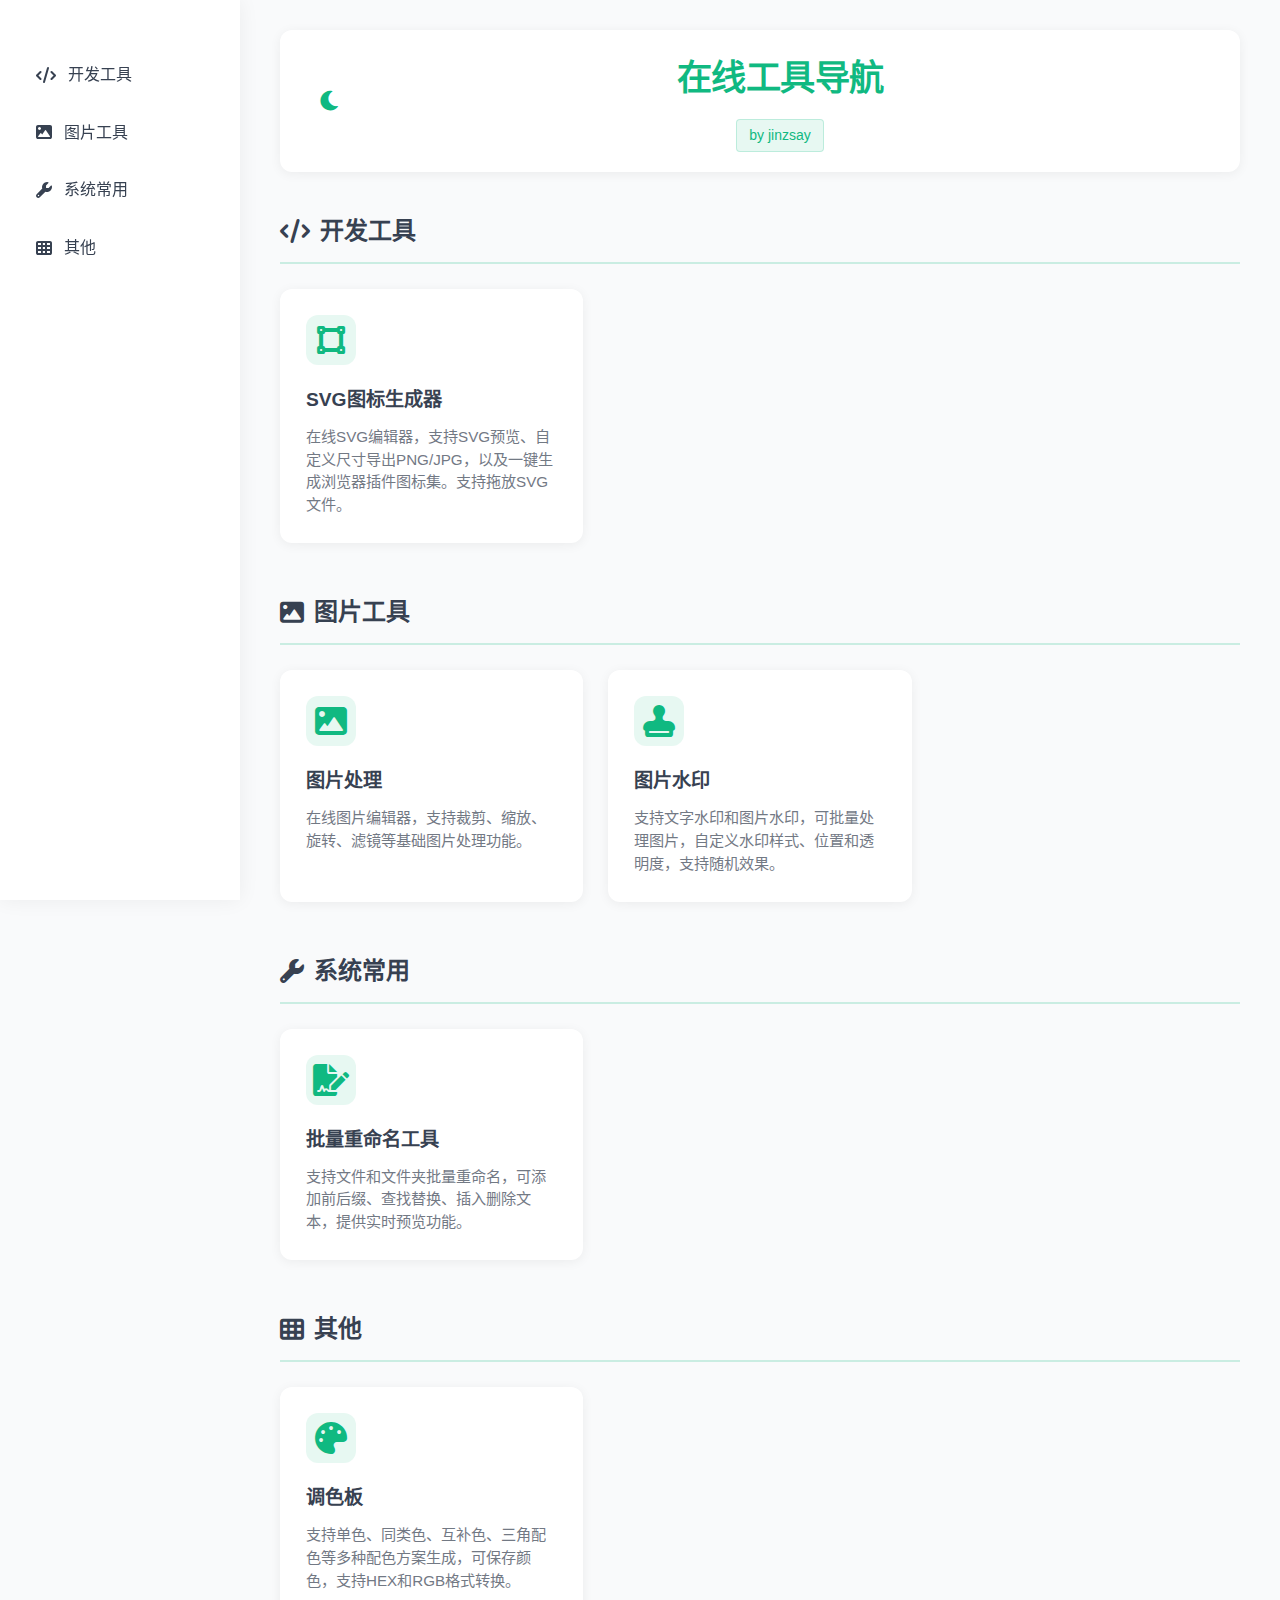
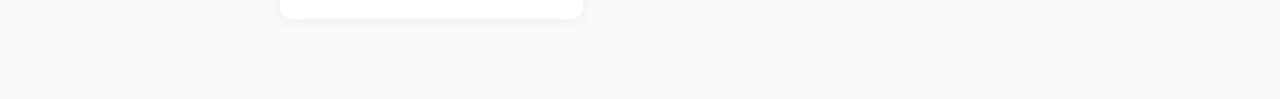
<file: index.html>
<!DOCTYPE html>
<html lang="zh-CN">
<head>
    <meta charset="UTF-8">
    <meta name="viewport" content="width=device-width, initial-scale=1.0">
    <title>在线工具导航</title>
    <link rel="stylesheet" href="styles.css">
    <link rel="stylesheet" href="https://cdnjs.cloudflare.com/ajax/libs/font-awesome/6.0.0/css/all.min.css">
</head>
<body>
    <div class="container">
        <aside class="sidebar">
            <nav>
                <ul>
                    <li>
                        <a href="#dev-tools">
                            <i class="fas fa-code"></i>
                            开发工具
                        </a>
                    </li>
                    <li>
                        <a href="#image-tools">
                            <i class="fas fa-image"></i>
                            图片工具
                        </a>
                    </li>
                    <li>
                        <a href="#system-tools">
                            <i class="fas fa-wrench"></i>
                            系统常用
                        </a>
                    </li>
                    <li>
                        <a href="#other-tools">
                            <i class="fas fa-th"></i>
                            其他
                        </a>
                    </li>
                </ul>
            </nav>
        </aside>

        <div class="main-content">
            <header>
                <div class="theme-toggle">
                    <i class="fas fa-moon"></i>
                </div>
                <div class="header-content">
                    <h1>在线工具导航</h1>
                    <div class="header-author">
                        <a href="https://github.com/jinzsay" target="_blank" class="author-link">by jinzsay</a>
                    </div>
                </div>
            </header>

            <main>
                <section class="tools-section" id="dev-tools">
                    <h2>
                        <i class="fas fa-code"></i>
                        开发工具
                    </h2>
                    <div class="tools-grid">
                        <div class="tool-card" onclick="window.location.href='tools/svg-generator.html'">
                            <i class="fas fa-vector-square"></i>
                            <h3>SVG图标生成器</h3>
                            <p>在线SVG编辑器，支持SVG预览、自定义尺寸导出PNG/JPG，以及一键生成浏览器插件图标集。支持拖放SVG文件。</p>
                        </div>
                    </div>
                </section>

                <section class="tools-section" id="image-tools">
                    <h2>
                        <i class="fas fa-image"></i>
                        图片工具
                    </h2>
                    <div class="tools-grid">
                        <div class="tool-card" onclick="window.location.href='tools/image-editor.html'">
                            <i class="fas fa-image"></i>
                            <h3>图片处理</h3>
                            <p>在线图片编辑器，支持裁剪、缩放、旋转、滤镜等基础图片处理功能。</p>
                        </div>
                        <div class="tool-card" onclick="window.location.href='tools/watermark.html'">
                            <i class="fas fa-stamp"></i>
                            <h3>图片水印</h3>
                            <p>支持文字水印和图片水印，可批量处理图片，自定义水印样式、位置和透明度，支持随机效果。</p>
                        </div>
                    </div>
                </section>

                <section class="tools-section" id="system-tools">
                    <h2>
                        <i class="fas fa-wrench"></i>
                        系统常用
                    </h2>
                    <div class="tools-grid">
                        <div class="tool-card" onclick="window.location.href='downloads/download.html'">
                            <i class="fas fa-file-signature"></i>
                            <h3>批量重命名工具</h3>
                            <p>支持文件和文件夹批量重命名，可添加前后缀、查找替换、插入删除文本，提供实时预览功能。</p>
                        </div>
                    </div>
                </section>

                <section class="tools-section" id="other-tools">
                    <h2>
                        <i class="fas fa-th"></i>
                        其他
                    </h2>
                    <div class="tools-grid">
                        <div class="tool-card" onclick="window.location.href='tools/color-picker.html'">
                            <i class="fas fa-palette"></i>
                            <h3>调色板</h3>
                            <p>支持单色、同类色、互补色、三角配色等多种配色方案生成，可保存颜色，支持HEX和RGB格式转换。</p>
                        </div>
                    </div>
                </section>
            </main>
        </div>
    </div>
    <script src="script.js"></script>
</body>
</html>
</file>
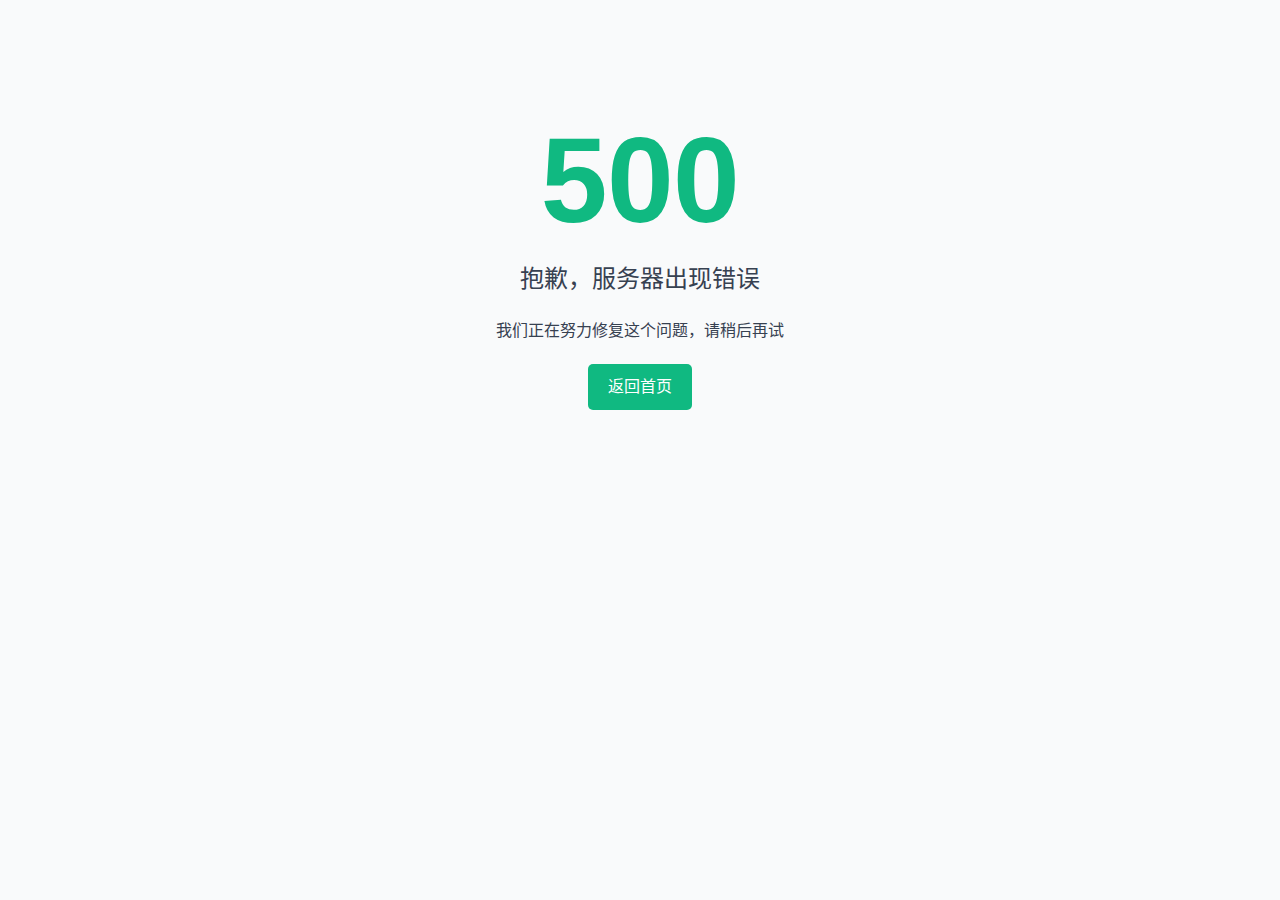
<file: 50x.html>
<!DOCTYPE html>
<html lang="zh-CN">
<head>
    <meta charset="UTF-8">
    <meta name="viewport" content="width=device-width, initial-scale=1.0">
    <title>服务器错误 - 在线工具导航</title>
    <link rel="stylesheet" href="styles.css">
    <style>
        .error-container {
            max-width: 600px;
            margin: 100px auto;
            text-align: center;
            padding: 20px;
        }

        .error-code {
            font-size: 120px;
            color: var(--primary-color);
            margin: 0;
            line-height: 1;
        }

        .error-message {
            font-size: 24px;
            color: var(--text-color);
            margin: 20px 0;
        }

        .back-home {
            display: inline-block;
            padding: 10px 20px;
            background-color: var(--primary-color);
            color: white;
            text-decoration: none;
            border-radius: 5px;
            margin-top: 20px;
            transition: opacity 0.3s;
        }

        .back-home:hover {
            opacity: 0.9;
        }
    </style>
</head>
<body>
    <div class="container">
        <div class="error-container">
            <h1 class="error-code">500</h1>
            <p class="error-message">抱歉，服务器出现错误</p>
            <p>我们正在努力修复这个问题，请稍后再试</p>
            <a href="/" class="back-home">返回首页</a>
        </div>
    </div>
</body>
</html>
</file>
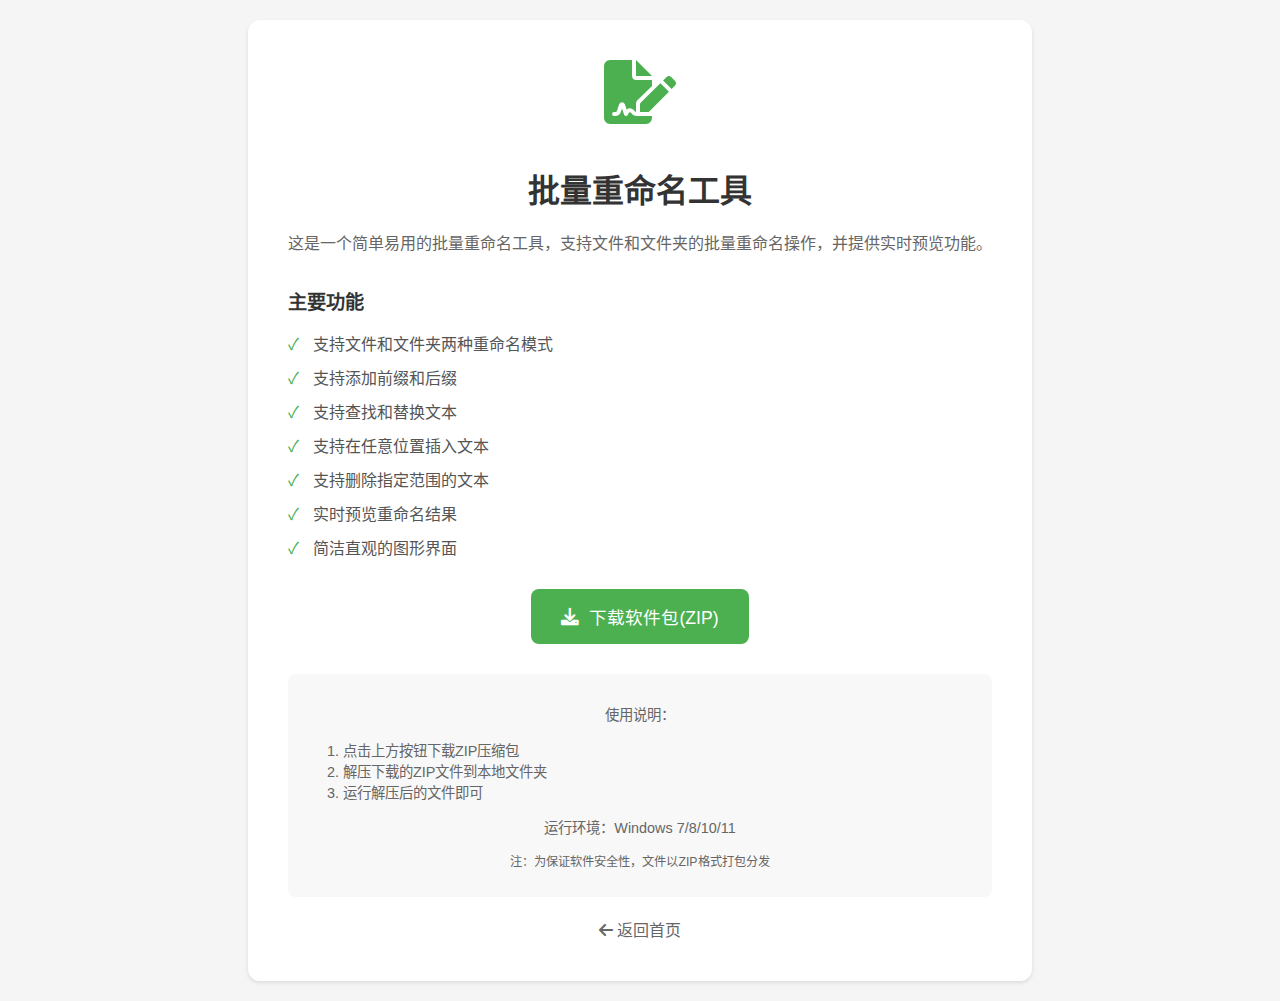
<file: downloads/download.html>
<!DOCTYPE html>
<html lang="zh-CN">
<head>
    <meta charset="UTF-8">
    <meta name="viewport" content="width=device-width, initial-scale=1.0">
    <title>批量重命名工具 - 下载</title>
    <link rel="stylesheet" href="https://cdnjs.cloudflare.com/ajax/libs/font-awesome/6.0.0/css/all.min.css">
    <style>
        body {
            font-family: 'Arial', sans-serif;
            margin: 0;
            padding: 20px;
            background-color: #f5f5f5;
            display: flex;
            justify-content: center;
            align-items: center;
            min-height: 100vh;
        }

        .container {
            max-width: 800px;
            background: white;
            padding: 40px;
            border-radius: 12px;
            box-shadow: 0 2px 4px rgba(0,0,0,0.1);
            text-align: center;
        }

        .icon {
            font-size: 4rem;
            color: #4CAF50;
            margin-bottom: 20px;
        }

        h1 {
            color: #333;
            margin-bottom: 20px;
        }

        .description {
            color: #666;
            margin-bottom: 30px;
            line-height: 1.6;
        }

        .download-btn {
            display: inline-flex;
            align-items: center;
            gap: 10px;
            background: #4CAF50;
            color: white;
            text-decoration: none;
            padding: 15px 30px;
            border-radius: 8px;
            font-size: 1.1rem;
            transition: all 0.3s ease;
        }

        .download-btn:hover {
            background: #45a049;
            transform: translateY(-2px);
        }

        .back-link {
            display: inline-block;
            margin-top: 20px;
            color: #666;
            text-decoration: none;
        }

        .back-link:hover {
            color: #4CAF50;
        }

        .features {
            margin: 30px 0;
            text-align: left;
        }

        .features h2 {
            color: #333;
            margin-bottom: 15px;
            font-size: 1.2rem;
        }

        .features ul {
            list-style: none;
            padding: 0;
        }

        .features li {
            margin-bottom: 10px;
            padding-left: 25px;
            position: relative;
            color: #555;
        }

        .features li::before {
            content: '✓';
            position: absolute;
            left: 0;
            color: #4CAF50;
        }

        .note {
            margin-top: 30px;
            padding: 15px;
            background: #f8f8f8;
            border-radius: 8px;
            font-size: 0.9rem;
            color: #666;
        }
    </style>
</head>
<body>
    <div class="container">
        <i class="fas fa-file-signature icon"></i>
        <h1>批量重命名工具</h1>
        <p class="description">
            这是一个简单易用的批量重命名工具，支持文件和文件夹的批量重命名操作，并提供实时预览功能。
        </p>

        <div class="features">
            <h2>主要功能</h2>
            <ul>
                <li>支持文件和文件夹两种重命名模式</li>
                <li>支持添加前缀和后缀</li>
                <li>支持查找和替换文本</li>
                <li>支持在任意位置插入文本</li>
                <li>支持删除指定范围的文本</li>
                <li>实时预览重命名结果</li>
                <li>简洁直观的图形界面</li>
            </ul>
        </div>

        <a href="batch-rename-tool.zip" class="download-btn" download>
            <i class="fas fa-download"></i>
            下载软件包(ZIP)
        </a>

        <div class="note">
            <p>使用说明：</p>
            <ol style="text-align: left; margin: 10px 0;">
                <li>点击上方按钮下载ZIP压缩包</li>
                <li>解压下载的ZIP文件到本地文件夹</li>
                <li>运行解压后的文件即可</li>
            </ol>
            <p>运行环境：Windows 7/8/10/11</p>
            <p style="color: #666; font-size: 0.85em;">注：为保证软件安全性，文件以ZIP格式打包分发</p>
        </div>

        <a href="../index.html" class="back-link">
            <i class="fas fa-arrow-left"></i> 返回首页
        </a>
    </div>
</body>
</html>
</file>
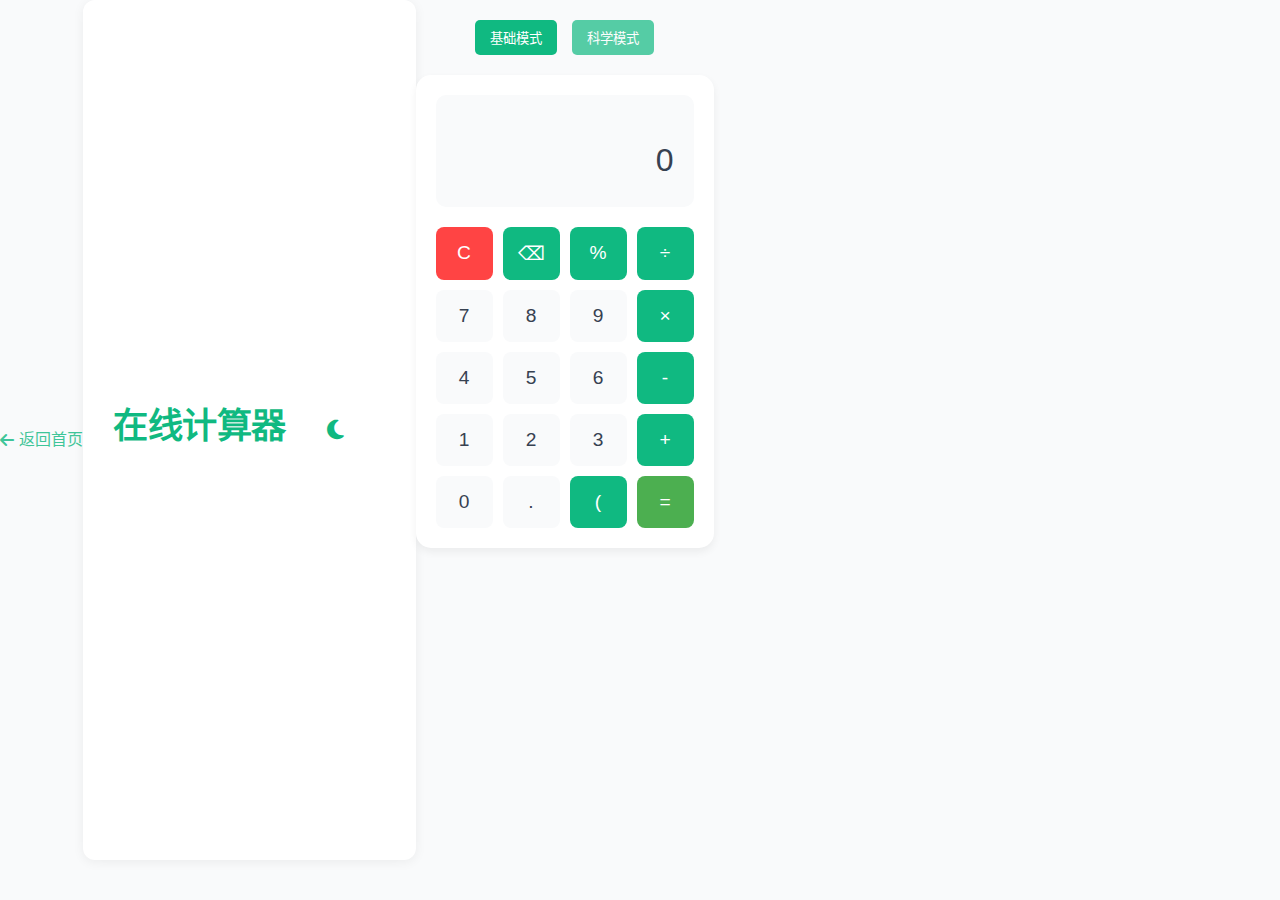
<file: tools/calculator.html>
<!DOCTYPE html>
<html lang="zh-CN">
<head>
    <meta charset="UTF-8">
    <meta name="viewport" content="width=device-width, initial-scale=1.0">
    <title>在线计算器 - 在线工具导航</title>
    <link rel="stylesheet" href="../styles.css">
    <link rel="stylesheet" href="https://cdn.bytedance.com/font-awesome/6.0.0/css/all.min.css">
    <style>
        .calculator {
            max-width: 400px;
            margin: 20px auto;
            background-color: var(--card-background);
            border-radius: 15px;
            box-shadow: 0 4px 8px var(--shadow-color);
            padding: 20px;
        }

        .display {
            background-color: var(--background-color);
            padding: 20px;
            border-radius: 10px;
            margin-bottom: 20px;
            text-align: right;
            position: relative;
        }

        .history {
            font-size: 0.8em;
            color: var(--text-color);
            opacity: 0.7;
            min-height: 1.2em;
            margin-bottom: 5px;
        }

        .current {
            font-size: 2em;
            color: var(--text-color);
            word-wrap: break-word;
        }

        .buttons {
            display: grid;
            grid-template-columns: repeat(4, 1fr);
            gap: 10px;
        }

        .btn {
            padding: 15px;
            border: none;
            border-radius: 8px;
            font-size: 1.2em;
            cursor: pointer;
            background-color: var(--background-color);
            color: var(--text-color);
            transition: all 0.3s ease;
        }

        .btn:hover {
            opacity: 0.8;
            transform: translateY(-2px);
        }

        .btn.operator {
            background-color: var(--primary-color);
            color: white;
        }

        .btn.clear {
            background-color: #ff4444;
            color: white;
        }

        .btn.equals {
            background-color: #4CAF50;
            color: white;
        }

        .btn.function {
            background-color: #9c27b0;
            color: white;
        }

        .mode-switch {
            margin: 20px 0;
            text-align: center;
        }

        .mode-switch button {
            padding: 8px 15px;
            margin: 0 5px;
            border: none;
            border-radius: 5px;
            background-color: var(--primary-color);
            color: white;
            cursor: pointer;
            opacity: 0.7;
            transition: opacity 0.3s;
        }

        .mode-switch button.active {
            opacity: 1;
        }

        .scientific-buttons {
            display: none;
            grid-template-columns: repeat(4, 1fr);
            gap: 10px;
            margin-bottom: 10px;
        }

        .scientific .scientific-buttons {
            display: grid;
        }

        .back-link {
            display: inline-flex;
            align-items: center;
            gap: 5px;
            color: var(--primary-color);
            text-decoration: none;
            margin-bottom: 20px;
        }

        .back-link:hover {
            opacity: 0.8;
        }

        @media (max-width: 768px) {
            .calculator {
                margin: 10px;
            }
            
            .btn {
                padding: 12px;
                font-size: 1.1em;
            }
        }
    </style>
</head>
<body>
    <div class="container">
        <a href="../index.html" class="back-link">
            <i class="fas fa-arrow-left"></i>
            返回首页
        </a>
        <header>
            <h1>在线计算器</h1>
            <div class="theme-toggle">
                <i class="fas fa-moon"></i>
            </div>
        </header>

        <main>
            <div class="mode-switch">
                <button id="basicMode" class="active">基础模式</button>
                <button id="scientificMode">科学模式</button>
            </div>
            
            <div class="calculator">
                <div class="display">
                    <div class="history" id="history"></div>
                    <div class="current" id="current">0</div>
                </div>
                
                <div class="scientific-buttons">
                    <button class="btn function" data-function="sin">sin</button>
                    <button class="btn function" data-function="cos">cos</button>
                    <button class="btn function" data-function="tan">tan</button>
                    <button class="btn function" data-function="sqrt">√</button>
                    <button class="btn function" data-function="pow2">x²</button>
                    <button class="btn function" data-function="pow3">x³</button>
                    <button class="btn function" data-function="log">log</button>
                    <button class="btn function" data-function="ln">ln</button>
                </div>
                
                <div class="buttons">
                    <button class="btn clear" data-action="clear">C</button>
                    <button class="btn operator" data-action="backspace">⌫</button>
                    <button class="btn operator" data-operator="%">%</button>
                    <button class="btn operator" data-operator="/">÷</button>
                    
                    <button class="btn" data-number="7">7</button>
                    <button class="btn" data-number="8">8</button>
                    <button class="btn" data-number="9">9</button>
                    <button class="btn operator" data-operator="*">×</button>
                    
                    <button class="btn" data-number="4">4</button>
                    <button class="btn" data-number="5">5</button>
                    <button class="btn" data-number="6">6</button>
                    <button class="btn operator" data-operator="-">-</button>
                    
                    <button class="btn" data-number="1">1</button>
                    <button class="btn" data-number="2">2</button>
                    <button class="btn" data-number="3">3</button>
                    <button class="btn operator" data-operator="+">+</button>
                    
                    <button class="btn" data-number="0">0</button>
                    <button class="btn" data-number=".">.</button>
                    <button class="btn operator" data-operator="(">(</button>
                    <button class="btn equals" data-action="calculate">=</button>
                </div>
            </div>
        </main>
    </div>
    <script src="../script.js"></script>
    <script>
        document.addEventListener('DOMContentLoaded', () => {
            const calculator = {
                displayHistory: document.getElementById('history'),
                displayCurrent: document.getElementById('current'),
                currentValue: '0',
                previousValue: '',
                operator: null,
                waitingForSecondOperand: false,
                
                updateDisplay() {
                    this.displayCurrent.textContent = this.currentValue;
                    this.displayHistory.textContent = this.previousValue;
                },
                
                inputDigit(digit) {
                    if (this.waitingForSecondOperand) {
                        this.currentValue = digit;
                        this.waitingForSecondOperand = false;
                    } else {
                        this.currentValue = this.currentValue === '0' ? digit : this.currentValue + digit;
                    }
                    this.updateDisplay();
                },
                
                inputDecimal() {
                    if (this.waitingForSecondOperand) {
                        this.currentValue = '0.';
                        this.waitingForSecondOperand = false;
                        return;
                    }
                    
                    if (!this.currentValue.includes('.')) {
                        this.currentValue += '.';
                    }
                },
                
                clear() {
                    this.currentValue = '0';
                    this.previousValue = '';
                    this.operator = null;
                    this.waitingForSecondOperand = false;
                    this.updateDisplay();
                },
                
                backspace() {
                    this.currentValue = this.currentValue.toString().slice(0, -1);
                    if (this.currentValue === '') {
                        this.currentValue = '0';
                    }
                    this.updateDisplay();
                },
                
                handleOperator(nextOperator) {
                    const inputValue = parseFloat(this.currentValue);
                    
                    if (this.operator && this.waitingForSecondOperand) {
                        this.operator = nextOperator;
                        return;
                    }
                    
                    if (this.previousValue === '') {
                        this.previousValue = this.currentValue;
                    } else {
                        const result = this.calculate();
                        this.previousValue = result;
                        this.displayCurrent.textContent = result;
                    }
                    
                    this.waitingForSecondOperand = true;
                    this.operator = nextOperator;
                    this.updateDisplay();
                },
                
                calculate() {
                    const prev = parseFloat(this.previousValue);
                    const current = parseFloat(this.currentValue);
                    let result = 0;
                    
                    switch (this.operator) {
                        case '+':
                            result = prev + current;
                            break;
                        case '-':
                            result = prev - current;
                            break;
                        case '*':
                            result = prev * current;
                            break;
                        case '/':
                            result = prev / current;
                            break;
                        case '%':
                            result = prev % current;
                            break;
                        default:
                            return current;
                    }
                    
                    this.currentValue = result.toString();
                    this.previousValue = '';
                    this.operator = null;
                    this.waitingForSecondOperand = false;
                    this.updateDisplay();
                    return result.toString();
                },
                
                handleFunction(func) {
                    const num = parseFloat(this.currentValue);
                    let result;
                    
                    switch (func) {
                        case 'sin':
                            result = Math.sin(num * Math.PI / 180);
                            break;
                        case 'cos':
                            result = Math.cos(num * Math.PI / 180);
                            break;
                        case 'tan':
                            result = Math.tan(num * Math.PI / 180);
                            break;
                        case 'sqrt':
                            result = Math.sqrt(num);
                            break;
                        case 'pow2':
                            result = Math.pow(num, 2);
                            break;
                        case 'pow3':
                            result = Math.pow(num, 3);
                            break;
                        case 'log':
                            result = Math.log10(num);
                            break;
                        case 'ln':
                            result = Math.log(num);
                            break;
                    }
                    
                    this.currentValue = result.toString();
                    this.updateDisplay();
                }
            };

            // 数字按钮事件
            document.querySelectorAll('[data-number]').forEach(button => {
                button.addEventListener('click', () => {
                    if (button.dataset.number === '.') {
                        calculator.inputDecimal();
                    } else {
                        calculator.inputDigit(button.dataset.number);
                    }
                });
            });

            // 运算符按钮事件
            document.querySelectorAll('[data-operator]').forEach(button => {
                button.addEventListener('click', () => {
                    calculator.handleOperator(button.dataset.operator);
                });
            });

            // 功能按钮事件
            document.querySelectorAll('[data-action]').forEach(button => {
                button.addEventListener('click', () => {
                    switch (button.dataset.action) {
                        case 'clear':
                            calculator.clear();
                            break;
                        case 'backspace':
                            calculator.backspace();
                            break;
                        case 'calculate':
                            calculator.calculate();
                            break;
                    }
                });
            });

            // 科学计算功能按钮事件
            document.querySelectorAll('[data-function]').forEach(button => {
                button.addEventListener('click', () => {
                    calculator.handleFunction(button.dataset.function);
                });
            });

            // 模式切换
            const calculatorElement = document.querySelector('.calculator');
            const basicMode = document.getElementById('basicMode');
            const scientificMode = document.getElementById('scientificMode');

            basicMode.addEventListener('click', () => {
                calculatorElement.classList.remove('scientific');
                basicMode.classList.add('active');
                scientificMode.classList.remove('active');
            });

            scientificMode.addEventListener('click', () => {
                calculatorElement.classList.add('scientific');
                scientificMode.classList.add('active');
                basicMode.classList.remove('active');
            });

            // 键盘支持
            document.addEventListener('keydown', (event) => {
                const key = event.key;
                
                if (/[0-9]/.test(key)) {
                    calculator.inputDigit(key);
                } else if (key === '.') {
                    calculator.inputDecimal();
                } else if (['+', '-', '*', '/', '%'].includes(key)) {
                    calculator.handleOperator(key);
                } else if (key === 'Enter' || key === '=') {
                    calculator.calculate();
                } else if (key === 'Backspace') {
                    calculator.backspace();
                } else if (key === 'Escape') {
                    calculator.clear();
                }
            });
        });
    </script>
</body>
</html>
</file>
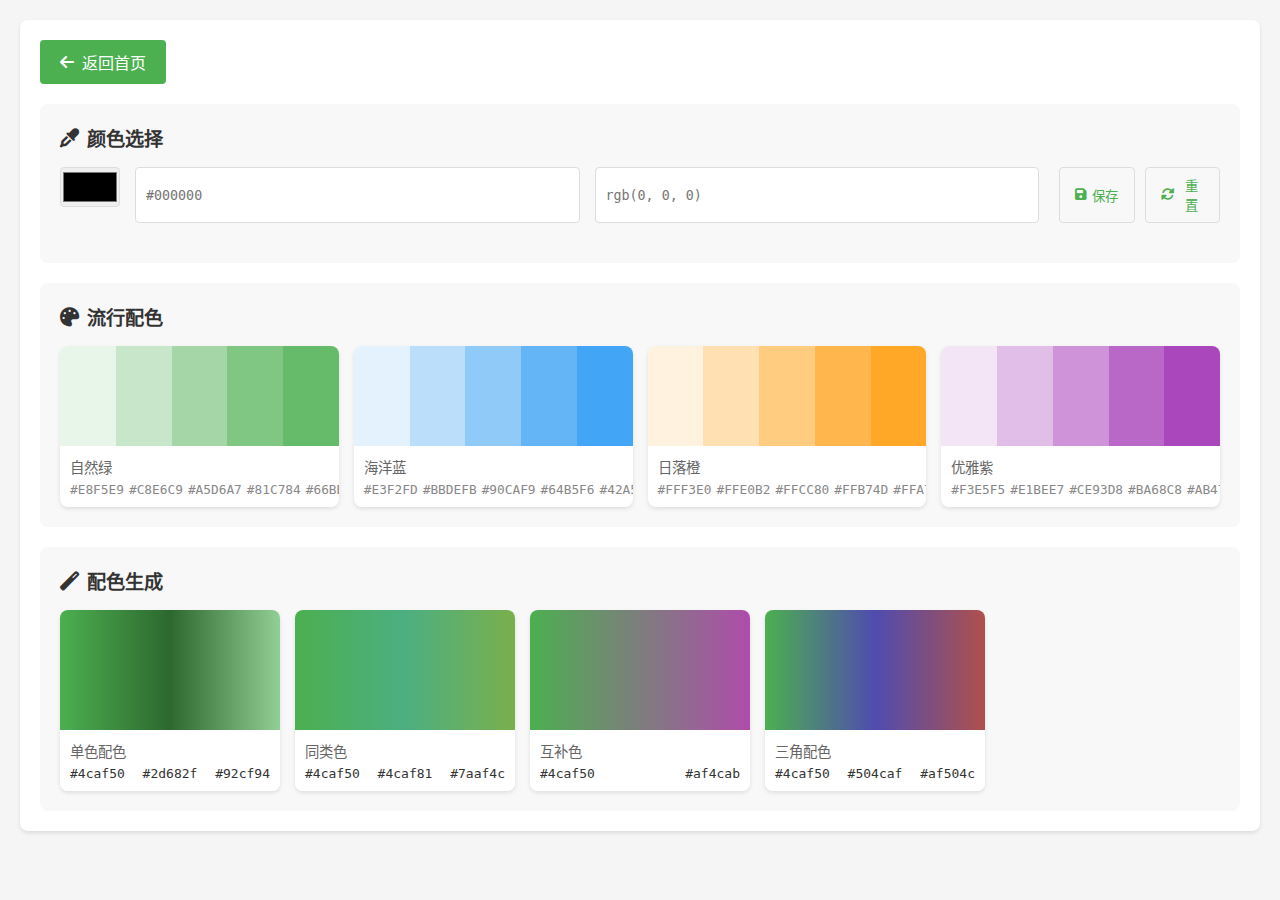
<file: tools/color-picker.html>
<!DOCTYPE html>
<html lang="zh-CN">
<head>
    <meta charset="UTF-8">
    <meta name="viewport" content="width=device-width, initial-scale=1.0">
    <title>调色板工具</title>
    <link rel="stylesheet" href="https://cdnjs.cloudflare.com/ajax/libs/font-awesome/6.0.0/css/all.min.css">
    <style>
        body {
            font-family: 'Arial', sans-serif;
            margin: 0;
            padding: 20px;
            background-color: #f5f5f5;
        }

        .container {
            max-width: 1200px;
            margin: 0 auto;
            background: white;
            padding: 20px;
            border-radius: 8px;
            box-shadow: 0 2px 4px rgba(0,0,0,0.1);
        }

        .back-button {
            margin-bottom: 20px;
        }

        .back-button a {
            display: inline-flex;
            align-items: center;
            gap: 8px;
            background: #4CAF50;
            color: white;
            text-decoration: none;
            padding: 10px 20px;
            border-radius: 4px;
            transition: background 0.3s ease;
        }

        .back-button a:hover {
            background: #45a049;
        }

        .main-content {
            display: grid;
            gap: 20px;
        }

        .color-section {
            background: #f8f8f8;
            padding: 20px;
            border-radius: 8px;
        }

        .section-title {
            font-size: 1.2rem;
            color: #333;
            margin: 0 0 15px 0;
            display: flex;
            align-items: center;
            gap: 8px;
        }

        .color-grid {
            display: grid;
            grid-template-columns: repeat(auto-fill, minmax(200px, 1fr));
            gap: 15px;
        }

        .color-card {
            background: white;
            border-radius: 8px;
            overflow: hidden;
            box-shadow: 0 2px 4px rgba(0,0,0,0.1);
            transition: transform 0.2s;
            cursor: pointer;
        }

        .color-card:hover {
            transform: translateY(-2px);
        }

        .color-preview {
            height: 120px;
            transition: background-color 0.3s;
        }

        .color-info {
            padding: 10px;
            background: white;
        }

        .color-name {
            font-size: 0.9rem;
            color: #666;
            margin-bottom: 5px;
        }

        .color-value {
            font-family: monospace;
            color: #333;
            display: flex;
            align-items: center;
            justify-content: space-between;
        }

        .copy-btn {
            background: none;
            border: none;
            color: #4CAF50;
            cursor: pointer;
            padding: 4px;
            border-radius: 4px;
            transition: background 0.2s;
        }

        .copy-btn:hover {
            background: rgba(74, 175, 80, 0.1);
        }

        .color-picker-section {
            display: flex;
            gap: 20px;
            margin-bottom: 20px;
        }

        .picker-main {
            flex: 1;
            display: flex;
            gap: 15px;
        }

        .color-input {
            flex: 1;
            padding: 10px;
            border: 1px solid #ddd;
            border-radius: 4px;
            font-family: monospace;
        }

        .color-select {
            width: 60px;
            height: 40px;
            padding: 0;
            border: 1px solid #ddd;
            border-radius: 4px;
            cursor: pointer;
        }

        .palette-grid {
            display: grid;
            grid-template-columns: repeat(5, 1fr);
            gap: 10px;
            margin-top: 20px;
        }

        .palette-color {
            aspect-ratio: 1;
            border-radius: 4px;
            cursor: pointer;
            position: relative;
            transition: transform 0.2s;
        }

        .palette-color:hover {
            transform: scale(1.05);
        }

        .saved-colors {
            display: flex;
            flex-wrap: wrap;
            gap: 10px;
            margin-top: 10px;
        }

        .saved-color {
            width: 40px;
            height: 40px;
            border-radius: 4px;
            cursor: pointer;
            position: relative;
            transition: transform 0.2s;
        }

        .saved-color:hover {
            transform: scale(1.05);
        }

        .tooltip {
            position: absolute;
            bottom: 100%;
            left: 50%;
            transform: translateX(-50%);
            background: rgba(0,0,0,0.8);
            color: white;
            padding: 4px 8px;
            border-radius: 4px;
            font-size: 0.8rem;
            white-space: nowrap;
            opacity: 0;
            transition: opacity 0.2s;
            pointer-events: none;
        }

        .saved-color:hover .tooltip {
            opacity: 1;
        }

        .popular-palettes {
            display: grid;
            grid-template-columns: repeat(auto-fill, minmax(250px, 1fr));
            gap: 15px;
        }

        .palette-card {
            background: white;
            border-radius: 8px;
            overflow: hidden;
            box-shadow: 0 2px 4px rgba(0,0,0,0.1);
        }

        .palette-preview {
            height: 100px;
            display: flex;
        }

        .palette-preview div {
            flex: 1;
        }

        .palette-info {
            padding: 10px;
        }

        .palette-name {
            font-size: 0.9rem;
            color: #666;
            margin-bottom: 5px;
        }

        .palette-colors {
            display: flex;
            gap: 5px;
        }

        .palette-colors span {
            font-family: monospace;
            font-size: 0.8rem;
            color: #888;
        }

        @media (max-width: 768px) {
            .color-picker-section {
                flex-direction: column;
            }
            .picker-main {
                flex-direction: column;
            }
        }

        .button-group {
            display: flex;
            gap: 10px;
        }

        .button-group .copy-btn {
            flex: 1;
            display: flex;
            align-items: center;
            justify-content: center;
            gap: 5px;
            background: #f8f8f8;
            border: 1px solid #ddd;
            padding: 8px 15px;
            border-radius: 4px;
        }

        .button-group .copy-btn:hover {
            background: #4CAF50;
            color: white;
            border-color: #4CAF50;
        }
    </style>
</head>
<body>
    <div class="container">
        <div class="back-button">
            <a href="../index.html">
            <i class="fas fa-arrow-left"></i>
            返回首页
        </a>
            </div>

        <div class="main-content">
            <div class="color-section">
                <h2 class="section-title">
                    <i class="fas fa-eye-dropper"></i>
                    颜色选择
                </h2>
                    <div class="color-picker-section">
                    <div class="picker-main">
                        <input type="color" id="colorSelect" class="color-select">
                        <input type="text" id="hexInput" class="color-input" placeholder="#000000" maxlength="7">
                        <input type="text" id="rgbInput" class="color-input" placeholder="rgb(0, 0, 0)" readonly>
                    </div>
                    <div class="button-group">
                        <button class="copy-btn" onclick="saveCurrentColor()">
                            <i class="fas fa-save"></i>
                            保存
                        </button>
                        <button class="copy-btn" onclick="resetSavedColors()">
                            <i class="fas fa-sync-alt"></i>
                            重置
                        </button>
                    </div>
                </div>
                <div class="saved-colors" id="savedColors"></div>
            </div>

            <div class="color-section">
                <h2 class="section-title">
                    <i class="fas fa-palette"></i>
                    流行配色
                </h2>
                <div class="popular-palettes" id="popularPalettes">
                    <!-- 预设的流行配色方案 -->
                </div>
                    </div>

            <div class="color-section">
                <h2 class="section-title">
                    <i class="fas fa-magic"></i>
                    配色生成
                </h2>
                <div class="color-grid" id="generatedColors">
                    <!-- 生成的配色方案 -->
                </div>
            </div>
        </div>
    </div>

    <script>
        // 预设的流行配色方案
        const popularPalettes = [
            {
                name: '自然绿',
                colors: ['#E8F5E9', '#C8E6C9', '#A5D6A7', '#81C784', '#66BB6A']
            },
            {
                name: '海洋蓝',
                colors: ['#E3F2FD', '#BBDEFB', '#90CAF9', '#64B5F6', '#42A5F5']
            },
            {
                name: '日落橙',
                colors: ['#FFF3E0', '#FFE0B2', '#FFCC80', '#FFB74D', '#FFA726']
            },
            {
                name: '优雅紫',
                colors: ['#F3E5F5', '#E1BEE7', '#CE93D8', '#BA68C8', '#AB47BC']
            }
        ];

        // 初始化
        const colorSelect = document.getElementById('colorSelect');
        const hexInput = document.getElementById('hexInput');
        const rgbInput = document.getElementById('rgbInput');
        const savedColorsContainer = document.getElementById('savedColors');
        const popularPalettesContainer = document.getElementById('popularPalettes');
        const generatedColorsContainer = document.getElementById('generatedColors');

        // 加载保存的颜色
        loadSavedColors();
        
        // 显示预设配色方案
        renderPopularPalettes();
        
        // 生成初始配色方案
        generateColorSchemes('#4CAF50');

        // 颜色选择器事件
        colorSelect.addEventListener('input', (e) => {
            const color = e.target.value;
            updateColorInputs(color);
            generateColorSchemes(color);
        });

        // HEX输入事件
        hexInput.addEventListener('input', (e) => {
            let color = e.target.value;
            if (color.length === 7 && /^#[0-9A-Fa-f]{6}$/.test(color)) {
                colorSelect.value = color;
                updateColorInputs(color);
                generateColorSchemes(color);
            }
        });

        // 更新颜色输入框
        function updateColorInputs(color) {
            hexInput.value = color.toUpperCase();
            const rgb = hexToRgb(color);
            rgbInput.value = `rgb(${rgb.r}, ${rgb.g}, ${rgb.b})`;
        }

        // HEX转RGB
        function hexToRgb(hex) {
                    const result = /^#?([a-f\d]{2})([a-f\d]{2})([a-f\d]{2})$/i.exec(hex);
                    return result ? {
                        r: parseInt(result[1], 16),
                        g: parseInt(result[2], 16),
                        b: parseInt(result[3], 16)
                    } : null;
        }

        // 保存当前颜色
        function saveCurrentColor() {
            const color = colorSelect.value;
            let saved = JSON.parse(localStorage.getItem('savedColors') || '[]');
            if (!saved.includes(color)) {
                saved.push(color);
                localStorage.setItem('savedColors', JSON.stringify(saved));
                loadSavedColors();
            }
        }

        // 加载保存的颜色
        function loadSavedColors() {
            const saved = JSON.parse(localStorage.getItem('savedColors') || '[]');
            savedColorsContainer.innerHTML = saved.map(color => `
                <div class="saved-color" 
                     style="background-color: ${color};" 
                     onclick="selectColor('${color}')">
                    <div class="tooltip">${color}</div>
                </div>
            `).join('');
        }

        // 选择颜色
        function selectColor(color) {
            colorSelect.value = color;
            updateColorInputs(color);
            generateColorSchemes(color);
        }

        // 显示预设配色方案
        function renderPopularPalettes() {
            popularPalettesContainer.innerHTML = popularPalettes.map(palette => `
                <div class="palette-card">
                    <div class="palette-preview">
                        ${palette.colors.map(color => 
                            `<div style="background-color: ${color};" onclick="selectColor('${color}')"></div>`
                        ).join('')}
                    </div>
                    <div class="palette-info">
                        <div class="palette-name">${palette.name}</div>
                        <div class="palette-colors">
                            ${palette.colors.map(color => 
                                `<span onclick="selectColor('${color}')">${color}</span>`
                            ).join('')}
                        </div>
                    </div>
                </div>
            `).join('');
        }

        // 生成配色方案
        function generateColorSchemes(baseColor) {
            const rgb = hexToRgb(baseColor);
            const [h, s, l] = rgbToHsl(rgb.r, rgb.g, rgb.b);

            const schemes = [
                {
                    name: '单色配色',
                    colors: [
                        hslToHex(h, s, l),
                        hslToHex(h, s, Math.max(0, l - 20)),
                        hslToHex(h, s, Math.min(100, l + 20))
                    ]
                },
                {
                    name: '同类色',
                    colors: [
                        hslToHex(h, s, l),
                        hslToHex((h + 30) % 360, s, l),
                        hslToHex((h - 30 + 360) % 360, s, l)
                    ]
                },
                {
                    name: '互补色',
                    colors: [
                        hslToHex(h, s, l),
                        hslToHex((h + 180) % 360, s, l)
                    ]
                },
                {
                    name: '三角配色',
                    colors: [
                        hslToHex(h, s, l),
                        hslToHex((h + 120) % 360, s, l),
                        hslToHex((h + 240) % 360, s, l)
                    ]
                }
            ];

            generatedColorsContainer.innerHTML = schemes.map(scheme => `
                <div class="color-card">
                    <div class="color-preview" style="background: linear-gradient(to right, ${scheme.colors.join(', ')})"></div>
                    <div class="color-info">
                        <div class="color-name">${scheme.name}</div>
                        <div class="color-value">
                            ${scheme.colors.map(color => 
                                `<span onclick="selectColor('${color}')">${color}</span>`
                            ).join(' ')}
                        </div>
                    </div>
                </div>
            `).join('');
        }

        // RGB转HSL
        function rgbToHsl(r, g, b) {
                    r /= 255;
                    g /= 255;
                    b /= 255;
                    const max = Math.max(r, g, b);
                    const min = Math.min(r, g, b);
                    let h, s, l = (max + min) / 2;

                    if (max === min) {
                        h = s = 0;
                    } else {
                        const d = max - min;
                        s = l > 0.5 ? d / (2 - max - min) : d / (max + min);
                        switch (max) {
                            case r: h = (g - b) / d + (g < b ? 6 : 0); break;
                            case g: h = (b - r) / d + 2; break;
                            case b: h = (r - g) / d + 4; break;
                        }
                        h /= 6;
                    }

            return [h * 360, s * 100, l * 100];
        }

        // HSL转HEX
        function hslToHex(h, s, l) {
                    l /= 100;
            const a = s * Math.min(l, 1 - l) / 100;
            const f = n => {
                const k = (n + h / 30) % 12;
                const color = l - a * Math.max(Math.min(k - 3, 9 - k, 1), -1);
                return Math.round(255 * color).toString(16).padStart(2, '0');
            };
            return `#${f(0)}${f(8)}${f(4)}`;
        }

        // 复制颜色值
        function copyToClipboard(text) {
            const textarea = document.createElement('textarea');
            textarea.value = text;
            document.body.appendChild(textarea);
            textarea.select();
            document.execCommand('copy');
            document.body.removeChild(textarea);
        }

        // 重置保存的颜色
        function resetSavedColors() {
            if (confirm('确定要清空所有保存的颜色吗？')) {
                localStorage.removeItem('savedColors');
                loadSavedColors();
            }
        }
    </script>
</body>
</html>
</file>
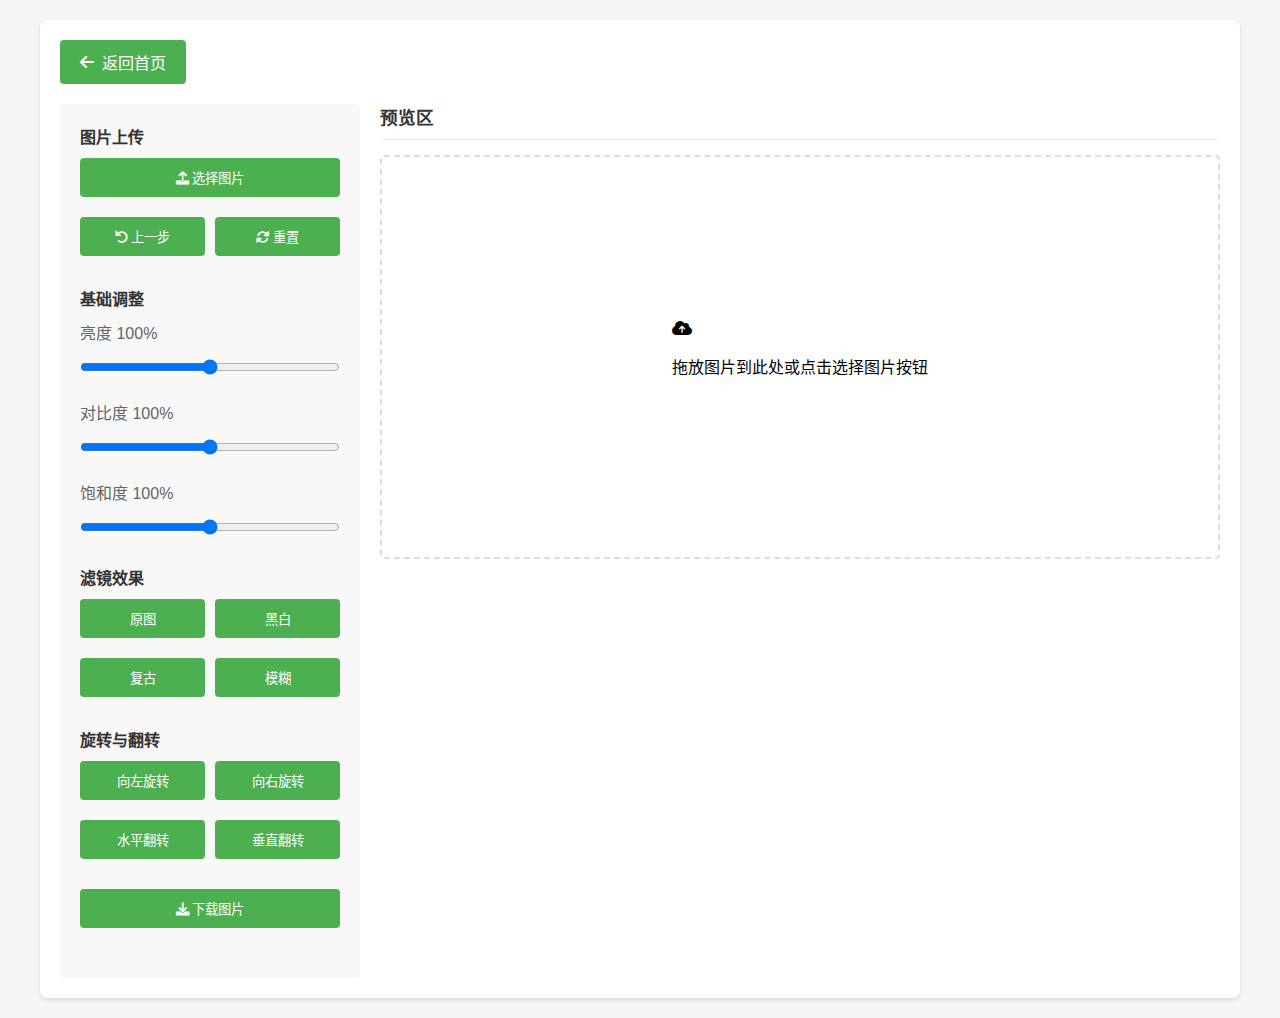
<file: tools/image-editor.html>
<!DOCTYPE html>
<html lang="zh-CN">
<head>
    <meta charset="UTF-8">
    <meta name="viewport" content="width=device-width, initial-scale=1.0">
    <title>图片处理工具</title>
    <link rel="stylesheet" href="https://cdnjs.cloudflare.com/ajax/libs/font-awesome/6.0.0/css/all.min.css">
    <style>
        body {
            font-family: 'Arial', sans-serif;
            max-width: 1200px;
            margin: 0 auto;
            padding: 20px;
            background-color: #f5f5f5;
        }
        
        .container {
            background: white;
            padding: 20px;
            border-radius: 8px;
            box-shadow: 0 2px 4px rgba(0,0,0,0.1);
        }

        .back-button {
            margin-bottom: 20px;
        }

        .back-button a {
            display: inline-flex;
            align-items: center;
            gap: 8px;
            background: #4CAF50;
            color: white;
            text-decoration: none;
            padding: 10px 20px;
            border-radius: 4px;
            transition: background 0.3s ease;
        }

        .back-button a:hover {
            background: #45a049;
        }

        .main-content {
            display: grid;
            grid-template-columns: 300px 1fr;
            gap: 20px;
        }

        .controls {
            background: #f8f8f8;
            padding: 20px;
            border-radius: 4px;
        }

        .preview-section {
            flex: 1;
        }

        .section-title {
            margin: 0 0 15px 0;
            padding-bottom: 10px;
            font-size: 1.1rem;
            color: #333;
            border-bottom: 1px solid #eee;
        }

        .preview-area {
            border: 2px dashed #ddd;
            border-radius: 4px;
            min-height: 400px;
            display: flex;
            align-items: center;
            justify-content: center;
            position: relative;
            overflow: hidden;
            margin-bottom: 20px;
        }

        .preview-area.dragover {
            border-color: #4CAF50;
            background: rgba(76, 175, 80, 0.1);
        }

        .preview-area img {
            max-width: 100%;
            max-height: 100%;
        }

        .control-group {
            margin-bottom: 20px;
        }

        .control-group h3 {
            margin: 0 0 10px 0;
            font-size: 1rem;
            color: #333;
        }

        .control-item {
            margin-bottom: 15px;
        }

        label {
            display: block;
            margin-bottom: 5px;
            color: #666;
        }

        input[type="range"] {
            width: 100%;
            margin: 10px 0;
        }

        .btn {
            background: #4CAF50;
            color: white;
            border: none;
            padding: 10px 20px;
            border-radius: 4px;
            cursor: pointer;
            width: 100%;
            margin-bottom: 10px;
            transition: background 0.3s ease;
        }

        .btn:hover {
            background: #45a049;
        }

        .btn-group {
            display: grid;
            grid-template-columns: repeat(2, 1fr);
            gap: 10px;
            margin-bottom: 15px;
        }

        .loading {
            display: none;
            position: fixed;
            top: 0;
            left: 0;
            right: 0;
            bottom: 0;
            background: rgba(0, 0, 0, 0.5);
            align-items: center;
            justify-content: center;
            color: white;
            font-size: 1.2rem;
        }

        @media (max-width: 768px) {
            .main-content {
                grid-template-columns: 1fr;
            }
        }
    </style>
</head>
<body>
    <div class="container">
        <div class="back-button">
            <a href="../index.html">
                <i class="fas fa-arrow-left"></i>
                返回首页
            </a>
        </div>

        <div class="main-content">
            <div class="controls">
                <div class="control-group">
                    <h3>图片上传</h3>
                    <button class="btn" onclick="document.getElementById('imageInput').click()">
                        <i class="fas fa-upload"></i> 选择图片
                    </button>
                    <input type="file" id="imageInput" accept="image/*" style="display: none">
                    <div class="btn-group" style="margin-top: 10px;">
                        <button class="btn" onclick="undoLastStep()">
                            <i class="fas fa-undo"></i> 上一步
                        </button>
                        <button class="btn" onclick="resetImage()">
                            <i class="fas fa-sync-alt"></i> 重置
                        </button>
                    </div>
                </div>

                <div class="control-group">
                    <h3>基础调整</h3>
                    <div class="control-item">
                        <label>亮度 <span id="brightnessValue">100%</span></label>
                        <input type="range" id="brightness" min="0" max="200" value="100">
                    </div>
                    <div class="control-item">
                        <label>对比度 <span id="contrastValue">100%</span></label>
                        <input type="range" id="contrast" min="0" max="200" value="100">
                    </div>
                    <div class="control-item">
                        <label>饱和度 <span id="saturationValue">100%</span></label>
                        <input type="range" id="saturation" min="0" max="200" value="100">
                    </div>
                </div>

                <div class="control-group">
                    <h3>滤镜效果</h3>
                    <div class="btn-group">
                        <button class="btn" onclick="applyFilter('none')">原图</button>
                        <button class="btn" onclick="applyFilter('grayscale')">黑白</button>
                        <button class="btn" onclick="applyFilter('sepia')">复古</button>
                        <button class="btn" onclick="applyFilter('blur')">模糊</button>
                    </div>
                </div>

                <div class="control-group">
                    <h3>旋转与翻转</h3>
                    <div class="btn-group">
                        <button class="btn" onclick="rotateImage(-90)">向左旋转</button>
                        <button class="btn" onclick="rotateImage(90)">向右旋转</button>
                        <button class="btn" onclick="flipImage('horizontal')">水平翻转</button>
                        <button class="btn" onclick="flipImage('vertical')">垂直翻转</button>
                    </div>
                </div>

                <div class="control-group">
                    <button class="btn" onclick="downloadImage()">
                        <i class="fas fa-download"></i> 下载图片
                    </button>
                </div>
            </div>

            <div class="preview-section">
                <h3 class="section-title">预览区</h3>
                <div class="preview-area" id="previewArea">
                    <div class="upload-hint">
                        <i class="fas fa-cloud-upload-alt"></i>
                        <p>拖放图片到此处或点击选择图片按钮</p>
                    </div>
                </div>
            </div>
        </div>
    </div>

    <div class="loading" id="loading">
        <div>
            <i class="fas fa-spinner fa-spin"></i>
            处理中...
        </div>
    </div>

    <script>
        const imageInput = document.getElementById('imageInput');
        const previewArea = document.getElementById('previewArea');
        const loading = document.getElementById('loading');
        let currentImage = null;
        let originalImage = null;
        let currentRotation = 0;
        let currentFlipH = false;
        let currentFlipV = false;
        let editHistory = [];
        let currentHistoryIndex = -1;

        // 保存当前状态到历史记录
        function saveToHistory() {
            const state = {
                image: currentImage.src,
                rotation: currentRotation,
                flipH: currentFlipH,
                flipV: currentFlipV,
                brightness: document.getElementById('brightness').value,
                contrast: document.getElementById('contrast').value,
                saturation: document.getElementById('saturation').value
            };

            // 如果当前不是最新状态，删除之后的历史
            if (currentHistoryIndex < editHistory.length - 1) {
                editHistory = editHistory.slice(0, currentHistoryIndex + 1);
            }

            editHistory.push(state);
            currentHistoryIndex = editHistory.length - 1;
        }

        // 返回上一步
        function undoLastStep() {
            if (currentHistoryIndex > 0) {
                currentHistoryIndex--;
                const state = editHistory[currentHistoryIndex];
                
                // 恢复状态
                const img = new Image();
                img.onload = () => {
                    currentImage = img;
                    currentRotation = state.rotation;
                    currentFlipH = state.flipH;
                    currentFlipV = state.flipV;
                    
                    // 恢复滑块值
                    document.getElementById('brightness').value = state.brightness;
                    document.getElementById('contrast').value = state.contrast;
                    document.getElementById('saturation').value = state.saturation;
                    
                    // 更新滑块显示值
                    document.getElementById('brightnessValue').textContent = state.brightness + '%';
                    document.getElementById('contrastValue').textContent = state.contrast + '%';
                    document.getElementById('saturationValue').textContent = state.saturation + '%';
                    
                    updatePreview();
                };
                img.src = state.image;
            }
        }

        // 重置图片
        function resetImage() {
            if (originalImage) {
                const img = new Image();
                img.onload = () => {
                    currentImage = img;
                    currentRotation = 0;
                    currentFlipH = false;
                    currentFlipV = false;
                    
                    // 重置滑块值
                    document.getElementById('brightness').value = 100;
                    document.getElementById('contrast').value = 100;
                    document.getElementById('saturation').value = 100;
                    
                    // 更新滑块显示值
                    document.getElementById('brightnessValue').textContent = '100%';
                    document.getElementById('contrastValue').textContent = '100%';
                    document.getElementById('saturationValue').textContent = '100%';
                    
                    updatePreview();
                    saveToHistory();
                };
                img.src = originalImage.src;
            }
        }

        // 拖放处理
        previewArea.addEventListener('dragover', (e) => {
            e.preventDefault();
            previewArea.classList.add('dragover');
        });

        previewArea.addEventListener('dragleave', () => {
            previewArea.classList.remove('dragover');
        });

        previewArea.addEventListener('drop', (e) => {
            e.preventDefault();
            previewArea.classList.remove('dragover');
            const file = e.dataTransfer.files[0];
            if (file && file.type.startsWith('image/')) {
                handleImageUpload(file);
            }
        });

        imageInput.addEventListener('change', () => {
            if (imageInput.files[0]) {
                handleImageUpload(imageInput.files[0]);
            }
        });

        // 处理图片上传
        function handleImageUpload(file) {
            const reader = new FileReader();
            reader.onload = (e) => {
                const img = new Image();
                img.onload = () => {
                    currentImage = img;
                    originalImage = img; // 保存原始图片
                    editHistory = []; // 清空历史记录
                    currentHistoryIndex = -1;
                    updatePreview();
                    saveToHistory(); // 保存初始状态
                };
                img.src = e.target.result;
            };
            reader.readAsDataURL(file);
        }

        // 更新预览
        function updatePreview() {
            if (!currentImage) return;

            const canvas = document.createElement('canvas');
            const ctx = canvas.getContext('2d');

            canvas.width = currentImage.width;
            canvas.height = currentImage.height;
            ctx.clearRect(0, 0, canvas.width, canvas.height);

            ctx.save();
            ctx.translate(canvas.width/2, canvas.height/2);
            ctx.rotate(currentRotation * Math.PI / 180);
            if (currentFlipH) ctx.scale(-1, 1);
            if (currentFlipV) ctx.scale(1, -1);
            ctx.translate(-canvas.width/2, -canvas.height/2);

            const brightness = document.getElementById('brightness').value;
            const contrast = document.getElementById('contrast').value;
            const saturation = document.getElementById('saturation').value;

            ctx.filter = `brightness(${brightness}%) contrast(${contrast}%) saturate(${saturation}%)`;
            ctx.drawImage(currentImage, 0, 0);
            ctx.restore();

            previewArea.innerHTML = '';
            const previewImg = document.createElement('img');
            previewImg.src = canvas.toDataURL('image/png');
            previewArea.appendChild(previewImg);
        }

        // 旋转图片
        function rotateImage(degrees) {
            currentRotation = (currentRotation + degrees) % 360;
            updatePreview();
            saveToHistory();
        }

        // 翻转图片
        function flipImage(direction) {
            if (direction === 'horizontal') {
                currentFlipH = !currentFlipH;
            } else {
                currentFlipV = !currentFlipV;
            }
            updatePreview();
            saveToHistory();
        }

        // 应用滤镜
        function applyFilter(filter) {
            const canvas = document.createElement('canvas');
            const ctx = canvas.getContext('2d');

            canvas.width = currentImage.width;
            canvas.height = currentImage.height;

            switch(filter) {
                case 'grayscale':
                    ctx.filter = 'grayscale(100%)';
                    break;
                case 'sepia':
                    ctx.filter = 'sepia(100%)';
                    break;
                case 'blur':
                    ctx.filter = 'blur(5px)';
                    break;
                default:
                    ctx.filter = 'none';
            }

            ctx.drawImage(currentImage, 0, 0);
            const newImage = new Image();
            newImage.src = canvas.toDataURL('image/png');
            newImage.onload = () => {
                currentImage = newImage;
                updatePreview();
                saveToHistory();
            };
        }

        // 下载图片
        function downloadImage() {
            if (!currentImage) return;

            const canvas = document.createElement('canvas');
            const ctx = canvas.getContext('2d');

            canvas.width = currentImage.width;
            canvas.height = currentImage.height;

            // 应用所有效果
            ctx.save();
            ctx.translate(canvas.width/2, canvas.height/2);
            ctx.rotate(currentRotation * Math.PI / 180);
            if (currentFlipH) ctx.scale(-1, 1);
            if (currentFlipV) ctx.scale(1, -1);
            ctx.translate(-canvas.width/2, -canvas.height/2);

            const brightness = document.getElementById('brightness').value;
            const contrast = document.getElementById('contrast').value;
            const saturation = document.getElementById('saturation').value;

            ctx.filter = `brightness(${brightness}%) contrast(${contrast}%) saturate(${saturation}%)`;
            ctx.drawImage(currentImage, 0, 0);
            ctx.restore();

            // 创建下载链接
            const link = document.createElement('a');
            link.download = 'edited_image.png';
            link.href = canvas.toDataURL('image/png');
            document.body.appendChild(link);
            link.click();
            document.body.removeChild(link);
        }

        // 滑块值显示和历史记录
        document.querySelectorAll('input[type="range"]').forEach(input => {
            const valueSpan = document.getElementById(input.id + 'Value');
            input.addEventListener('input', () => {
                valueSpan.textContent = input.value + '%';
                updatePreview();
            });
            input.addEventListener('change', () => {
                saveToHistory();
            });
        });
    </script>
</body>
</html>
</file>
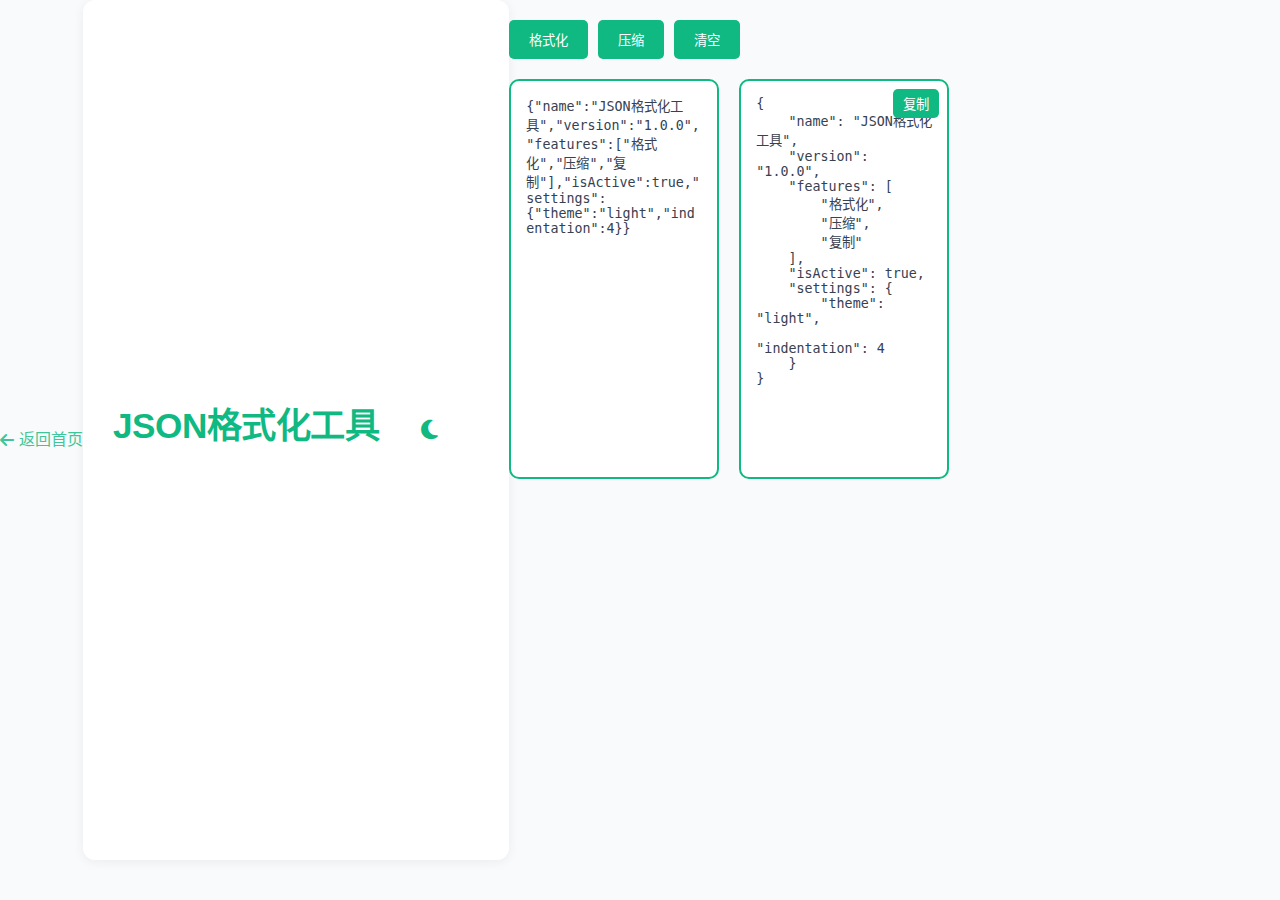
<file: tools/json-formatter.html>
<!DOCTYPE html>
<html lang="zh-CN">
<head>
    <meta charset="UTF-8">
    <meta name="viewport" content="width=device-width, initial-scale=1.0">
    <title>JSON格式化工具 - 在线工具导航</title>
    <link rel="stylesheet" href="../styles.css">
    <link rel="stylesheet" href="https://cdn.bytedance.com/font-awesome/6.0.0/css/all.min.css">
    <style>
        .json-container {
            display: grid;
            grid-template-columns: 1fr 1fr;
            gap: 20px;
            margin-top: 20px;
        }

        .input-area, .output-area {
            position: relative;
        }

        textarea {
            width: 100%;
            height: 400px;
            padding: 15px;
            border: 2px solid var(--primary-color);
            border-radius: 10px;
            background-color: var(--card-background);
            color: var(--text-color);
            font-family: monospace;
            resize: none;
        }

        .button-group {
            margin: 20px 0;
            display: flex;
            gap: 10px;
        }

        button {
            padding: 10px 20px;
            border: none;
            border-radius: 5px;
            background-color: var(--primary-color);
            color: white;
            cursor: pointer;
            transition: opacity 0.3s;
        }

        button:hover {
            opacity: 0.9;
        }

        .copy-btn {
            position: absolute;
            top: 10px;
            right: 10px;
            padding: 5px 10px;
            background-color: var(--primary-color);
            color: white;
            border: none;
            border-radius: 5px;
            cursor: pointer;
        }

        .error-message {
            color: #ff4444;
            margin-top: 10px;
            display: none;
        }

        @media (max-width: 768px) {
            .json-container {
                grid-template-columns: 1fr;
            }
        }

        .back-link {
            display: inline-flex;
            align-items: center;
            gap: 5px;
            color: var(--primary-color);
            text-decoration: none;
            margin-bottom: 20px;
        }

        .back-link:hover {
            opacity: 0.8;
        }
    </style>
</head>
<body>
    <div class="container">
        <a href="../index.html" class="back-link">
            <i class="fas fa-arrow-left"></i>
            返回首页
        </a>
        <header>
            <h1>JSON格式化工具</h1>
            <div class="theme-toggle">
                <i class="fas fa-moon"></i>
            </div>
        </header>

        <main>
            <div class="button-group">
                <button id="formatBtn">格式化</button>
                <button id="minifyBtn">压缩</button>
                <button id="clearBtn">清空</button>
            </div>
            <div class="error-message" id="errorMsg"></div>
            <div class="json-container">
                <div class="input-area">
                    <textarea id="inputJson" placeholder="请输入要格式化的JSON文本..."></textarea>
                </div>
                <div class="output-area">
                    <textarea id="outputJson" readonly></textarea>
                    <button class="copy-btn" id="copyBtn">复制</button>
                </div>
            </div>
        </main>
    </div>
    <script src="../script.js"></script>
    <script>
        document.addEventListener('DOMContentLoaded', () => {
            const inputJson = document.getElementById('inputJson');
            const outputJson = document.getElementById('outputJson');
            const formatBtn = document.getElementById('formatBtn');
            const minifyBtn = document.getElementById('minifyBtn');
            const clearBtn = document.getElementById('clearBtn');
            const copyBtn = document.getElementById('copyBtn');
            const errorMsg = document.getElementById('errorMsg');

            // 格式化JSON
            formatBtn.addEventListener('click', () => {
                try {
                    const json = JSON.parse(inputJson.value);
                    outputJson.value = JSON.stringify(json, null, 4);
                    errorMsg.style.display = 'none';
                } catch (e) {
                    errorMsg.textContent = '无效的JSON格式：' + e.message;
                    errorMsg.style.display = 'block';
                }
            });

            // 压缩JSON
            minifyBtn.addEventListener('click', () => {
                try {
                    const json = JSON.parse(inputJson.value);
                    outputJson.value = JSON.stringify(json);
                    errorMsg.style.display = 'none';
                } catch (e) {
                    errorMsg.textContent = '无效的JSON格式：' + e.message;
                    errorMsg.style.display = 'block';
                }
            });

            // 清空输入
            clearBtn.addEventListener('click', () => {
                inputJson.value = '';
                outputJson.value = '';
                errorMsg.style.display = 'none';
            });

            // 复制结果
            copyBtn.addEventListener('click', () => {
                outputJson.select();
                document.execCommand('copy');
                const originalText = copyBtn.textContent;
                copyBtn.textContent = '已复制！';
                setTimeout(() => {
                    copyBtn.textContent = originalText;
                }, 2000);
            });

            // 示例JSON
            const exampleJson = {
                "name": "JSON格式化工具",
                "version": "1.0.0",
                "features": ["格式化", "压缩", "复制"],
                "isActive": true,
                "settings": {
                    "theme": "light",
                    "indentation": 4
                }
            };

            // 添加示例数据
            if (!inputJson.value) {
                inputJson.value = JSON.stringify(exampleJson);
                formatBtn.click();
            }
        });
    </script>
</body>
</html>
</file>
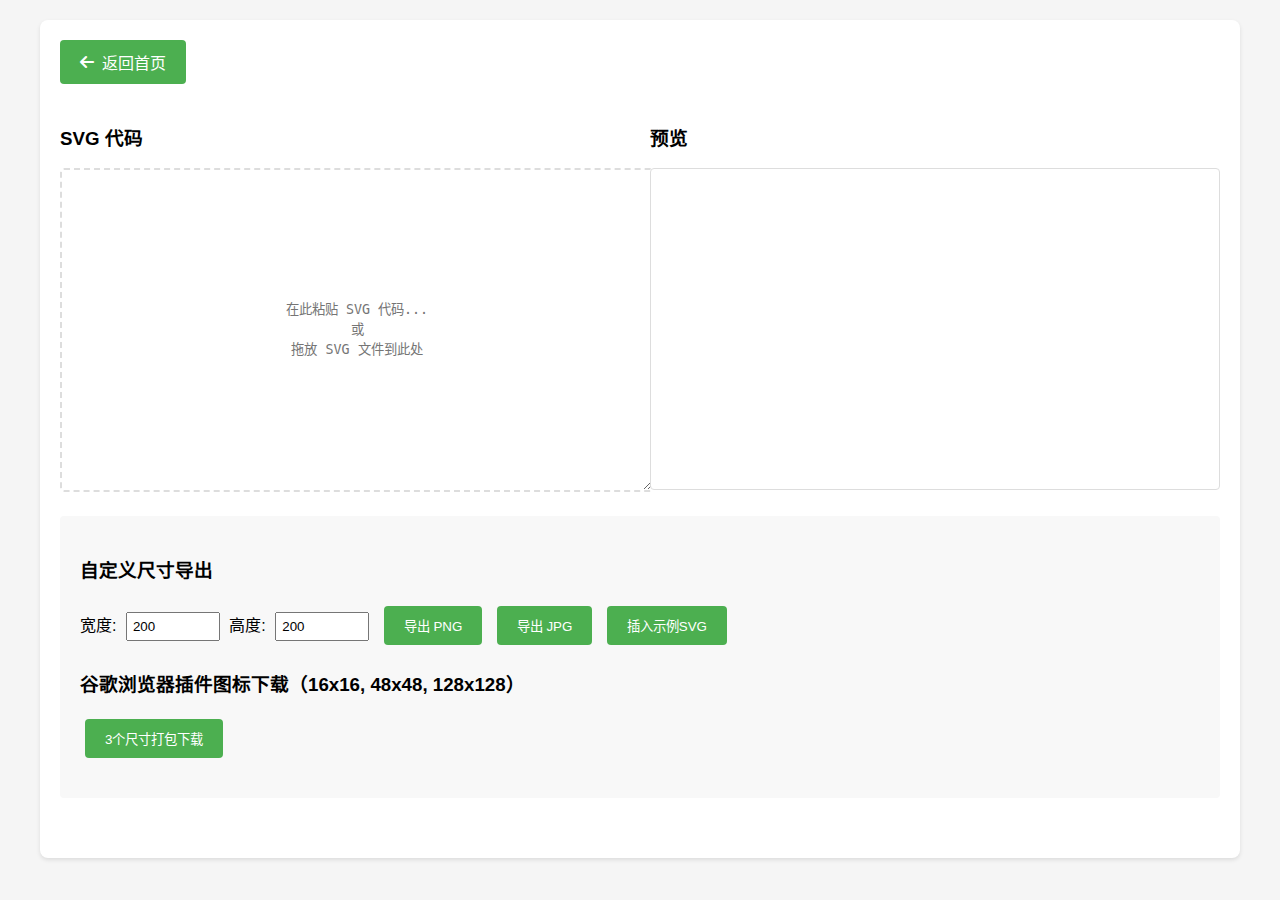
<file: tools/svg-generator.html>
<!DOCTYPE html>
<html lang="zh-CN">
<head>
    <meta charset="UTF-8">
    <meta name="viewport" content="width=device-width, initial-scale=1.0">
    <title>SVG 编辑器</title>
    <link rel="stylesheet" href="https://cdn.bytedance.com/font-awesome/6.0.0/css/all.min.css">
    <style>
        body {
            font-family: 'Arial', sans-serif;
            max-width: 1200px;
            margin: 0 auto;
            padding: 20px;
            background-color: #f5f5f5;
        }
        
        .container {
            background: white;
            padding: 20px;
            border-radius: 8px;
            box-shadow: 0 2px 4px rgba(0,0,0,0.1);
        }

        .editor-section {
            display: grid;
            grid-template-columns: 1fr 1fr;
            gap: 20px;
            margin-bottom: 20px;
        }

        textarea {
            width: 100%;
            height: 300px;
            padding: 10px;
            border: 2px dashed #ddd;
            border-radius: 4px;
            resize: vertical;
            transition: all 0.3s ease;
        }

        textarea:focus {
            border-color: #4CAF50;
            outline: none;
            box-shadow: 0 0 5px rgba(76, 175, 80, 0.2);
        }

        .preview {
            border: 1px solid #ddd;
            padding: 10px;
            min-height: 300px;
            display: flex;
            align-items: center;
            justify-content: center;
            background: #fff;
            border-radius: 4px;
        }

        .controls {
            background: #f8f8f8;
            padding: 20px;
            border-radius: 4px;
        }

        .control-group {
            margin-bottom: 15px;
        }

        button {
            background: #4CAF50;
            color: white;
            border: none;
            padding: 10px 20px;
            border-radius: 4px;
            cursor: pointer;
            margin: 5px;
        }

        button:hover {
            background: #45a049;
        }

        input[type="number"] {
            width: 80px;
            padding: 5px;
            margin: 0 5px;
        }

        .error {
            color: red;
            margin-top: 10px;
        }

        .status-bar {
            margin-top: 20px;
            padding: 10px;
        }

        .error-message {
            color: #d32f2f;
            display: none;
            padding: 10px;
            background: #ffebee;
            border-radius: 4px;
        }

        .loading-indicator {
            display: none;
            color: #1976d2;
            padding: 10px;
        }

        #svgInput::placeholder {
            text-align: center;
            padding-top: 120px;
            line-height: 1.5;
        }

        .author {
            color: #666;
            font-size: 0.6em;
            margin-left: 20px;
            font-weight: normal;
        }

        @media (max-width: 768px) {
            .editor-section {
                grid-template-columns: 1fr;
            }
        }

        .back-button {
            margin-bottom: 20px;
        }

        .back-button a {
            display: inline-flex;
            align-items: center;
            gap: 8px;
            background: #4CAF50;
            color: white;
            text-decoration: none;
            padding: 10px 20px;
            border-radius: 4px;
            transition: background 0.3s ease;
        }

        .back-button a:hover {
            background: #45a049;
        }
    </style>
</head>
<body>
    <div class="container">
        <div class="back-button">
            <a href="../index.html">
                <i class="fas fa-arrow-left"></i>
                返回首页
            </a>
        </div>

        <div class="editor-section">
            <div>
                <h3>SVG 代码</h3>
                <textarea id="svgInput" placeholder="在此粘贴 SVG 代码...&#10;或&#10;拖放 SVG 文件到此处"></textarea>
            </div>
            <div>
                <h3>预览</h3>
                <div class="preview" id="preview"></div>
            </div>
        </div>

        <div class="controls">
            <div class="control-group">
                <h3>自定义尺寸导出</h3>
                宽度: <input type="number" id="width" value="200">
                高度: <input type="number" id="height" value="200">
                <button onclick="exportCustomSize('png')">导出 PNG</button>
                <button onclick="exportCustomSize('jpg')">导出 JPG</button>
                <button onclick="insertSampleSVG()">插入示例SVG</button>
            </div>

            <div class="control-group">
                <h3>谷歌浏览器插件图标下载（16x16, 48x48, 128x128）</h3>
                <button onclick="downloadIconSet()">3个尺寸打包下载</button>
            </div>
        </div>

        <div class="status-bar">
            <div id="errorMessage" class="error-message"></div>
            <div id="loadingIndicator" class="loading-indicator">处理中...</div>
        </div>
    </div>

    <script>
        // 示例SVG
        const sampleSVG = `<svg width="100" height="100" viewBox="0 0 100 100" xmlns="http://www.w3.org/2000/svg">
            <circle cx="50" cy="50" r="40" stroke="#10b981" stroke-width="3" fill="#fff"/>
            <path d="M30 50l15 15l25-25" stroke="#10b981" stroke-width="3" fill="none"/>
        </svg>`;

        // DOM元素
        const svgInput = document.getElementById('svgInput');
        const preview = document.getElementById('preview');
        const width = document.getElementById('width');
        const height = document.getElementById('height');
        const errorMessage = document.getElementById('errorMessage');
        const loadingIndicator = document.getElementById('loadingIndicator');

        // 插入示例SVG
        function insertSampleSVG() {
            svgInput.value = sampleSVG;
            updatePreview();
        }

        // 更新预览
        function updatePreview() {
            try {
                const svg = svgInput.value.trim();
                if (svg) {
                    if (svg.includes('<svg') && svg.includes('</svg>')) {
                        preview.innerHTML = svg;
                        const svgElement = preview.querySelector('svg');
                        if (svgElement) {
                            svgElement.setAttribute('width', width.value);
                            svgElement.setAttribute('height', height.value);
                        }
                        errorMessage.style.display = 'none';
                    } else {
                        showError('无效的SVG代码');
                    }
                } else {
                    preview.innerHTML = '<p>预览区域</p>';
                }
            } catch (error) {
                showError('SVG预览失败: ' + error.message);
            }
        }

        // 显示错误信息
        function showError(message) {
            errorMessage.textContent = message;
            errorMessage.style.display = 'block';
        }

        // 显示加载指示器
        function showLoading(show) {
            loadingIndicator.style.display = show ? 'block' : 'none';
        }

        // 导出自定义尺寸
        async function exportCustomSize(format) {
            try {
                showLoading(true);
                const svg = preview.innerHTML;
                const w = parseInt(width.value);
                const h = parseInt(height.value);
                
                const canvas = document.createElement('canvas');
                canvas.width = w;
                canvas.height = h;
                const ctx = canvas.getContext('2d');
                
                const img = new Image();
                const blob = new Blob([svg], { type: 'image/svg+xml;charset=utf-8' });
                const url = URL.createObjectURL(blob);
                
                await new Promise((resolve, reject) => {
                    img.onload = () => {
                        ctx.drawImage(img, 0, 0, w, h);
                        resolve();
                    };
                    img.onerror = reject;
                    img.src = url;
                });
                
                const link = document.createElement('a');
                link.download = `icon.${format}`;
                link.href = canvas.toDataURL(`image/${format}`);
                document.body.appendChild(link);
                link.click();
                document.body.removeChild(link);
                URL.revokeObjectURL(url);
            } catch (error) {
                showError('导出失败: ' + error.message);
            } finally {
                showLoading(false);
            }
        }

        // 下载图标集
        async function downloadIconSet() {
            try {
                showLoading(true);
                const sizes = [16, 48, 128];
                const svg = preview.innerHTML;
                
                for (const size of sizes) {
                    const canvas = document.createElement('canvas');
                    canvas.width = size;
                    canvas.height = size;
                    const ctx = canvas.getContext('2d');
                    
                    const blob = new Blob([svg], { type: 'image/svg+xml;charset=utf-8' });
                    const url = URL.createObjectURL(blob);
                    
                    await new Promise((resolve, reject) => {
                        const img = new Image();
                        img.onload = () => {
                            ctx.drawImage(img, 0, 0, size, size);
                            const link = document.createElement('a');
                            link.download = `icon-${size}x${size}.png`;
                            link.href = canvas.toDataURL('image/png');
                            document.body.appendChild(link);
                            link.click();
                            document.body.removeChild(link);
                            URL.revokeObjectURL(url);
                            resolve();
                        };
                        img.onerror = reject;
                        img.src = url;
                    });
                }
            } catch (error) {
                showError('生成图标失败: ' + error.message);
            } finally {
                showLoading(false);
            }
        }

        // 事件监听
        svgInput.addEventListener('input', updatePreview);
        width.addEventListener('input', updatePreview);
        height.addEventListener('input', updatePreview);

        // 拖放文件支持
        svgInput.addEventListener('dragover', (e) => {
            e.preventDefault();
            e.stopPropagation();
            svgInput.style.borderColor = 'var(--primary-color)';
        });

        svgInput.addEventListener('dragleave', () => {
            svgInput.style.borderColor = 'var(--border-color)';
        });

        svgInput.addEventListener('drop', async (e) => {
            e.preventDefault();
            e.stopPropagation();
            svgInput.style.borderColor = 'var(--border-color)';
            
            const file = e.dataTransfer.files[0];
            if (file && file.name.toLowerCase().endsWith('.svg')) {
                try {
                    const text = await new Promise((resolve, reject) => {
                        const reader = new FileReader();
                        reader.onload = (event) => resolve(event.target.result);
                        reader.onerror = reject;
                        reader.readAsText(file);
                    });
                    
                    if (text.includes('<svg')) {
                        svgInput.value = text;
                        updatePreview();
                    } else {
                        showError('无效的SVG文件');
                    }
                } catch (error) {
                    showError('读取文件失败: ' + error.message);
                }
            } else {
                showError('请拖放SVG文件');
            }
        });
    </script>
</body>
</html>
</file>
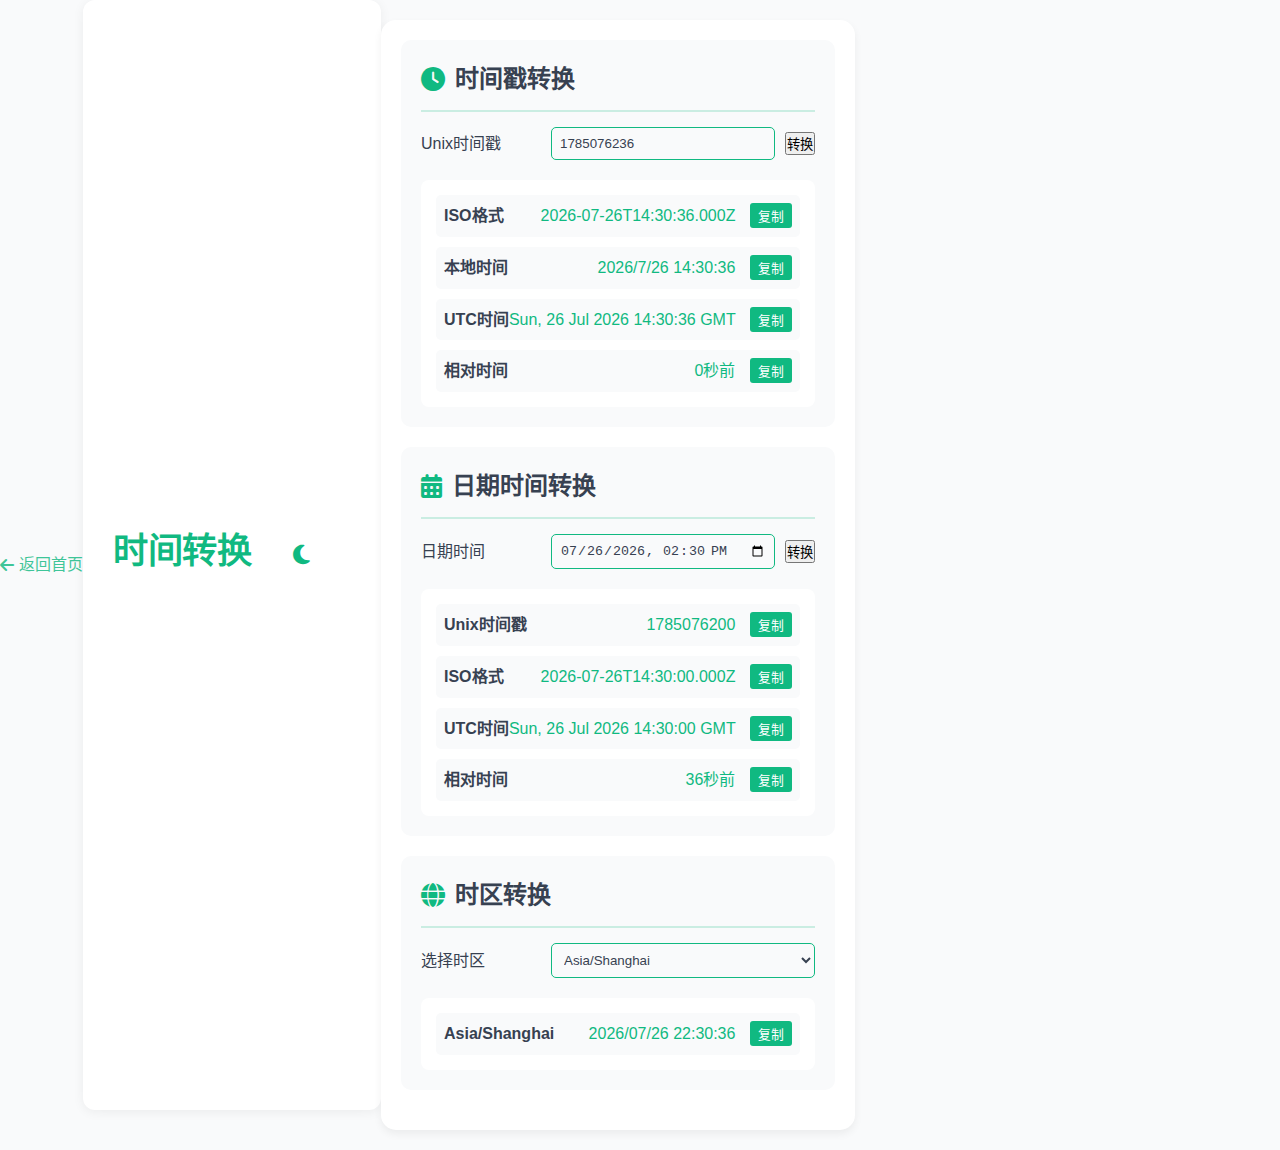
<file: tools/time-converter.html>
<!DOCTYPE html>
<html lang="zh-CN">
<head>
    <meta charset="UTF-8">
    <meta name="viewport" content="width=device-width, initial-scale=1.0">
    <title>时间转换 - 在线工具导航</title>
    <link rel="stylesheet" href="../styles.css">
    <link rel="stylesheet" href="https://cdn.bytedance.com/font-awesome/6.0.0/css/all.min.css">
    <style>
        .time-converter-container {
            max-width: 800px;
            margin: 20px auto;
            padding: 20px;
            background-color: var(--card-background);
            border-radius: 15px;
            box-shadow: 0 4px 8px var(--shadow-color);
        }

        .converter-section {
            background-color: var(--background-color);
            padding: 20px;
            border-radius: 10px;
            margin-bottom: 20px;
        }

        .input-group {
            display: flex;
            gap: 10px;
            margin-bottom: 15px;
            align-items: center;
            flex-wrap: wrap;
        }

        .input-group label {
            min-width: 120px;
            color: var(--text-color);
        }

        .input-group input, .input-group select {
            flex: 1;
            min-width: 200px;
            padding: 8px;
            border: 1px solid var(--primary-color);
            border-radius: 5px;
            background-color: var(--background-color);
            color: var(--text-color);
        }

        .result-group {
            margin-top: 20px;
            padding: 15px;
            background-color: var(--card-background);
            border-radius: 8px;
        }

        .result-item {
            display: flex;
            justify-content: space-between;
            margin-bottom: 10px;
            padding: 8px;
            background-color: var(--background-color);
            border-radius: 5px;
        }

        .result-item:last-child {
            margin-bottom: 0;
        }

        .result-label {
            color: var(--text-color);
            font-weight: bold;
        }

        .result-value {
            color: var(--primary-color);
        }

        .copy-btn {
            padding: 3px 8px;
            border: none;
            border-radius: 3px;
            background-color: var(--primary-color);
            color: white;
            cursor: pointer;
            margin-left: 10px;
            font-size: 0.8em;
        }

        .copy-btn:hover {
            opacity: 0.9;
        }

        .section-title {
            margin-bottom: 15px;
            color: var(--text-color);
            display: flex;
            align-items: center;
            gap: 10px;
        }

        .section-title i {
            color: var(--primary-color);
        }

        .back-link {
            display: inline-flex;
            align-items: center;
            gap: 5px;
            color: var(--primary-color);
            text-decoration: none;
            margin-bottom: 20px;
        }

        .back-link:hover {
            opacity: 0.8;
        }

        .copy-message {
            position: fixed;
            top: 20px;
            right: 20px;
            background-color: var(--primary-color);
            color: white;
            padding: 10px 20px;
            border-radius: 5px;
            display: none;
            animation: fadeInOut 2s ease-in-out;
        }

        @keyframes fadeInOut {
            0% { opacity: 0; transform: translateY(-20px); }
            20% { opacity: 1; transform: translateY(0); }
            80% { opacity: 1; transform: translateY(0); }
            100% { opacity: 0; transform: translateY(-20px); }
        }

        @media (max-width: 768px) {
            .input-group {
                flex-direction: column;
                align-items: stretch;
            }
            
            .input-group label {
                min-width: auto;
            }
            
            .input-group input, .input-group select {
                min-width: auto;
            }
        }
    </style>
</head>
<body>
    <div class="container">
        <a href="../index.html" class="back-link">
            <i class="fas fa-arrow-left"></i>
            返回首页
        </a>
        <header>
            <h1>时间转换</h1>
            <div class="theme-toggle">
                <i class="fas fa-moon"></i>
            </div>
        </header>

        <main>
            <div class="time-converter-container">
                <div class="converter-section">
                    <h2 class="section-title">
                        <i class="fas fa-clock"></i>
                        时间戳转换
                    </h2>
                    <div class="input-group">
                        <label>Unix时间戳</label>
                        <input type="number" id="timestamp" placeholder="请输入时间戳">
                        <button onclick="timeConverter.convertFromTimestamp()">转换</button>
                    </div>
                    <div class="result-group" id="timestampResult"></div>
                </div>

                <div class="converter-section">
                    <h2 class="section-title">
                        <i class="fas fa-calendar-alt"></i>
                        日期时间转换
                    </h2>
                    <div class="input-group">
                        <label>日期时间</label>
                        <input type="datetime-local" id="datetime">
                        <button onclick="timeConverter.convertFromDateTime()">转换</button>
                    </div>
                    <div class="result-group" id="datetimeResult"></div>
                </div>

                <div class="converter-section">
                    <h2 class="section-title">
                        <i class="fas fa-globe"></i>
                        时区转换
                    </h2>
                    <div class="input-group">
                        <label>选择时区</label>
                        <select id="timezone"></select>
                    </div>
                    <div class="result-group" id="timezoneResult"></div>
                </div>
            </div>
        </main>
    </div>
    <div class="copy-message" id="copyMessage">已复制到剪贴板！</div>
    <script src="../script.js"></script>
    <script>
        const timeConverter = {
            init() {
                this.initTimezones();
                this.updateCurrentTime();
                setInterval(() => this.updateCurrentTime(), 1000);
                
                // 设置默认值
                document.getElementById('timestamp').value = Math.floor(Date.now() / 1000);
                document.getElementById('datetime').value = new Date().toISOString().slice(0, 16);
                
                this.convertFromTimestamp();
                this.convertFromDateTime();
            },

            initTimezones() {
                const timezones = [
                    'Asia/Shanghai',
                    'America/New_York',
                    'Europe/London',
                    'Asia/Tokyo',
                    'Australia/Sydney',
                    'Europe/Paris',
                    'America/Los_Angeles',
                    'Asia/Singapore',
                    'Europe/Berlin',
                    'Asia/Dubai'
                ];

                const select = document.getElementById('timezone');
                timezones.forEach(tz => {
                    const option = document.createElement('option');
                    option.value = tz;
                    option.textContent = tz;
                    if (tz === 'Asia/Shanghai') {
                        option.selected = true;
                    }
                    select.appendChild(option);
                });
            },

            updateCurrentTime() {
                const timezone = document.getElementById('timezone').value;
                const now = new Date();
                
                const options = {
                    timeZone: timezone,
                    year: 'numeric',
                    month: '2-digit',
                    day: '2-digit',
                    hour: '2-digit',
                    minute: '2-digit',
                    second: '2-digit',
                    hour12: false
                };

                const formatter = new Intl.DateTimeFormat('zh-CN', options);
                const timeString = formatter.format(now);

                document.getElementById('timezoneResult').innerHTML = `
                    <div class="result-item">
                        <span class="result-label">${timezone}</span>
                        <span class="result-value">
                            ${timeString}
                            <button class="copy-btn" onclick="timeConverter.copyToClipboard('${timeString}')">
                                复制
                            </button>
                        </span>
                    </div>
                `;
            },

            convertFromTimestamp() {
                const timestamp = document.getElementById('timestamp').value;
                const date = new Date(timestamp * 1000);

                const formats = {
                    'ISO格式': date.toISOString(),
                    '本地时间': date.toLocaleString('zh-CN'),
                    'UTC时间': date.toUTCString(),
                    '相对时间': this.getRelativeTime(date)
                };

                let html = '';
                for (const [label, value] of Object.entries(formats)) {
                    html += `
                        <div class="result-item">
                            <span class="result-label">${label}</span>
                            <span class="result-value">
                                ${value}
                                <button class="copy-btn" onclick="timeConverter.copyToClipboard('${value}')">
                                    复制
                                </button>
                            </span>
                        </div>
                    `;
                }

                document.getElementById('timestampResult').innerHTML = html;
            },

            convertFromDateTime() {
                const datetime = document.getElementById('datetime').value;
                const date = new Date(datetime);

                const formats = {
                    'Unix时间戳': Math.floor(date.getTime() / 1000),
                    'ISO格式': date.toISOString(),
                    'UTC时间': date.toUTCString(),
                    '相对时间': this.getRelativeTime(date)
                };

                let html = '';
                for (const [label, value] of Object.entries(formats)) {
                    html += `
                        <div class="result-item">
                            <span class="result-label">${label}</span>
                            <span class="result-value">
                                ${value}
                                <button class="copy-btn" onclick="timeConverter.copyToClipboard('${value}')">
                                    复制
                                </button>
                            </span>
                        </div>
                    `;
                }

                document.getElementById('datetimeResult').innerHTML = html;
            },

            getRelativeTime(date) {
                const now = new Date();
                const diff = now - date;
                const seconds = Math.floor(diff / 1000);
                const minutes = Math.floor(seconds / 60);
                const hours = Math.floor(minutes / 60);
                const days = Math.floor(hours / 24);

                if (seconds < 60) {
                    return `${seconds}秒${diff > 0 ? '前' : '后'}`;
                } else if (minutes < 60) {
                    return `${minutes}分钟${diff > 0 ? '前' : '后'}`;
                } else if (hours < 24) {
                    return `${hours}小时${diff > 0 ? '前' : '后'}`;
                } else {
                    return `${days}天${diff > 0 ? '前' : '后'}`;
                }
            },

            copyToClipboard(text) {
                navigator.clipboard.writeText(text).then(() => {
                    const copyMessage = document.getElementById('copyMessage');
                    copyMessage.style.display = 'block';
                    setTimeout(() => {
                        copyMessage.style.display = 'none';
                    }, 2000);
                });
            }
        };

        document.addEventListener('DOMContentLoaded', () => {
            timeConverter.init();
            
            // 时区选择事件
            document.getElementById('timezone').addEventListener('change', () => {
                timeConverter.updateCurrentTime();
            });
        });
    </script>
</body>
</html>
</file>
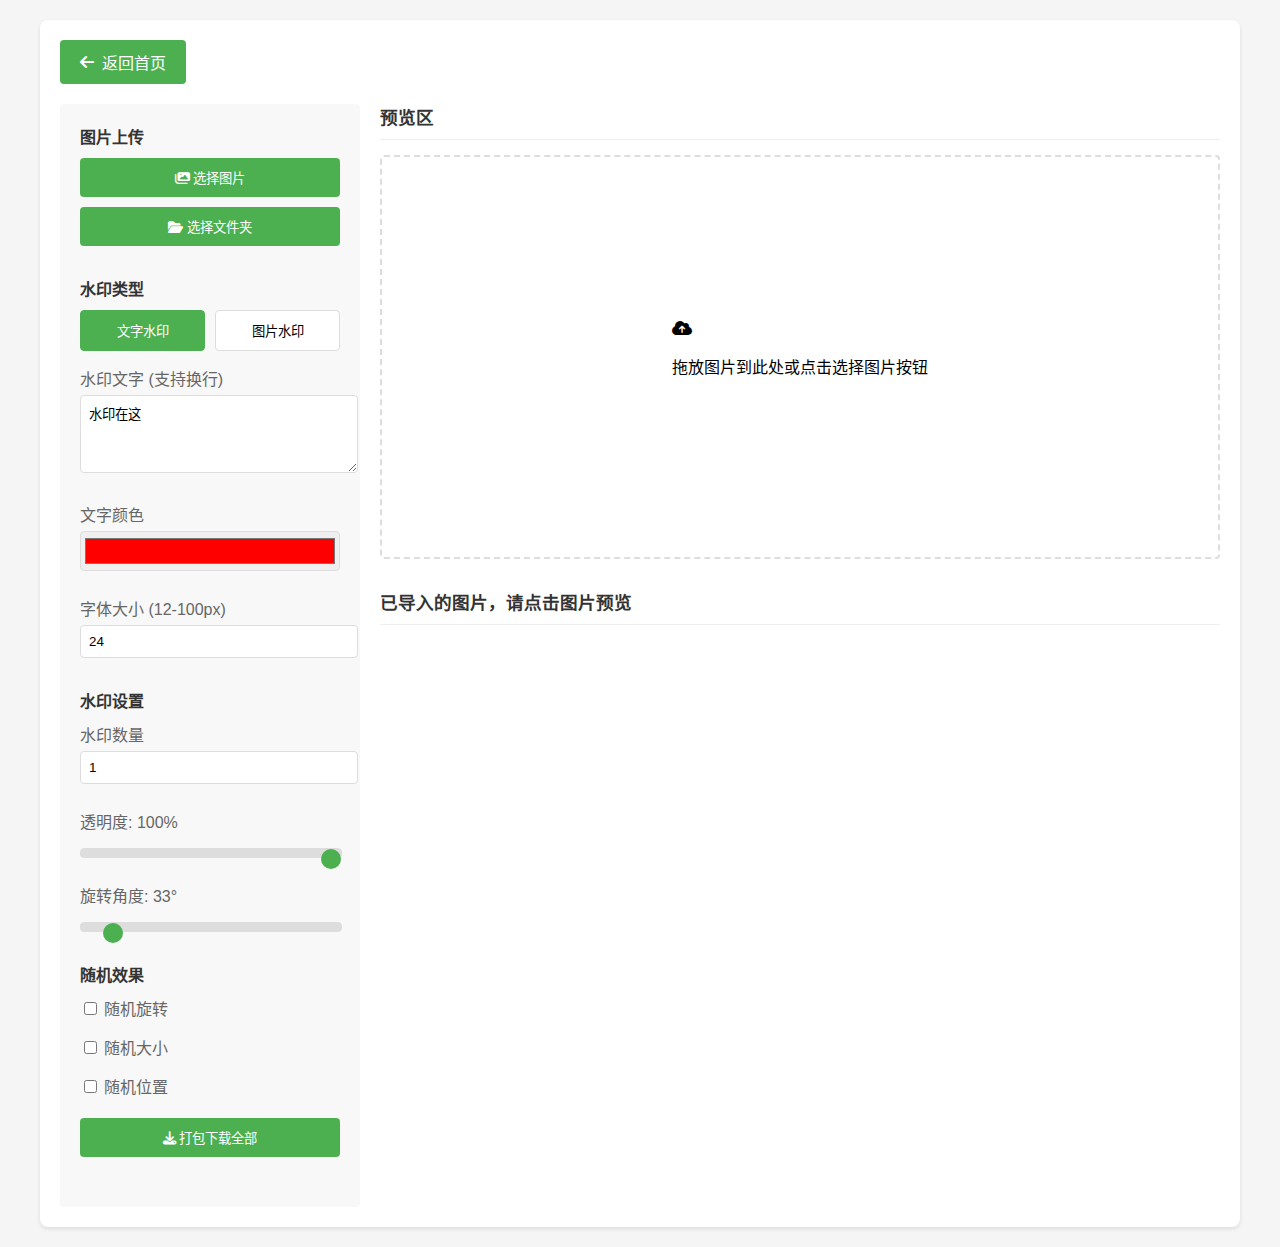
<file: tools/watermark.html>
<!DOCTYPE html>
<html lang="zh-CN">
<head>
    <meta charset="UTF-8">
    <meta name="viewport" content="width=device-width, initial-scale=1.0">
    <title>图片水印工具</title>
    <link rel="stylesheet" href="https://cdn.bytedance.com/font-awesome/6.0.0/css/all.min.css">
    <script src="https://cdn.bytedance.com/jszip/3.7.1/jszip.min.js"></script>
    <style>
        body {
            font-family: 'Arial', sans-serif;
            max-width: 1200px;
            margin: 0 auto;
            padding: 20px;
            background-color: #f5f5f5;
        }
        
        .container {
            background: white;
            padding: 20px;
            border-radius: 8px;
            box-shadow: 0 2px 4px rgba(0,0,0,0.1);
        }

        .back-button {
            margin-bottom: 20px;
        }

        .back-button a {
            display: inline-flex;
            align-items: center;
            gap: 8px;
            background: #4CAF50;
            color: white;
            text-decoration: none;
            padding: 10px 20px;
            border-radius: 4px;
            transition: background 0.3s ease;
        }

        .back-button a:hover {
            background: #45a049;
        }

        .main-content {
            display: grid;
            grid-template-columns: 300px 1fr;
            gap: 20px;
        }

        .controls {
            background: #f8f8f8;
            padding: 20px;
            border-radius: 4px;
        }

        .preview-section {
            flex: 1;
        }

        .section-title {
            margin: 0 0 15px 0;
            padding-bottom: 10px;
            font-size: 1.1rem;
            color: #333;
            border-bottom: 1px solid #eee;
        }

        .preview-area {
            margin-bottom: 30px;
        }

        .image-list {
            margin-top: 15px;
        }

        .preview-area {
            border: 2px dashed #ddd;
            border-radius: 4px;
            min-height: 400px;
            display: flex;
            align-items: center;
            justify-content: center;
            position: relative;
            overflow: hidden;
        }

        .preview-area.dragover {
            border-color: #4CAF50;
            background: rgba(76, 175, 80, 0.1);
        }

        .preview-area img {
            max-width: 100%;
            max-height: 100%;
        }

        .control-group {
            margin-bottom: 20px;
        }

        .control-group h3 {
            margin: 0 0 10px 0;
            font-size: 1rem;
            color: #333;
        }

        .control-item {
            margin-bottom: 15px;
        }

        label {
            display: block;
            margin-bottom: 5px;
            color: #666;
        }

        input[type="text"],
        input[type="number"],
        input[type="file"],
        input[type="range"],
        select {
            width: 100%;
            padding: 8px;
            border: 1px solid #ddd;
            border-radius: 4px;
            margin-bottom: 10px;
        }

        input[type="color"] {
            width: 100%;
            height: 40px;
            padding: 2px;
            border: 1px solid #ddd;
            border-radius: 4px;
            margin-bottom: 10px;
        }

        input[type="range"] {
            -webkit-appearance: none;
            appearance: none;
            height: 8px;
            background: #ddd;
            border-radius: 4px;
            padding: 0;
            margin: 10px 0;
        }

        input[type="range"]::-webkit-slider-thumb {
            -webkit-appearance: none;
            appearance: none;
            width: 20px;
            height: 20px;
            background: #4CAF50;
            border-radius: 50%;
            cursor: pointer;
        }

        input[type="range"]::-moz-range-thumb {
            width: 20px;
            height: 20px;
            background: #4CAF50;
            border-radius: 50%;
            cursor: pointer;
            border: none;
        }

        input[type="range"]:focus {
            outline: none;
        }

        input[type="range"]::-webkit-slider-runnable-track {
            width: 100%;
            height: 8px;
            background: #ddd;
            border-radius: 4px;
            border: none;
        }

        input[type="range"]::-moz-range-track {
            width: 100%;
            height: 8px;
            background: #ddd;
            border-radius: 4px;
            border: none;
        }

        .btn {
            background: #4CAF50;
            color: white;
            border: none;
            padding: 10px 20px;
            border-radius: 4px;
            cursor: pointer;
            width: 100%;
            margin-bottom: 10px;
            transition: background 0.3s ease;
        }

        .btn:hover {
            background: #45a049;
        }

        .btn.secondary {
            background: #666;
        }

        .btn.secondary:hover {
            background: #555;
        }

        .watermark-type {
            display: flex;
            gap: 10px;
            margin-bottom: 15px;
        }

        .watermark-type button {
            flex: 1;
            padding: 10px;
            border: 1px solid #ddd;
            background: #fff;
            cursor: pointer;
            border-radius: 4px;
            transition: all 0.3s ease;
        }

        .watermark-type button.active {
            background: #4CAF50;
            color: white;
            border-color: #4CAF50;
        }

        .watermark-options > div {
            display: none;
        }

        .watermark-options > div.active {
            display: block;
        }

        .position-grid {
            display: grid;
            grid-template-columns: repeat(3, 1fr);
            gap: 5px;
            margin-bottom: 15px;
        }

        .position-grid button {
            padding: 10px;
            border: 1px solid #ddd;
            background: #fff;
            cursor: pointer;
            border-radius: 4px;
            transition: all 0.3s ease;
        }

        .position-grid button.active {
            background: #4CAF50;
            color: white;
            border-color: #4CAF50;
        }

        .image-list {
            display: grid;
            grid-template-columns: repeat(auto-fill, minmax(150px, 1fr));
            gap: 10px;
            margin-top: 20px;
        }

        .image-item {
            position: relative;
            border: 1px solid #ddd;
            border-radius: 4px;
            overflow: hidden;
        }

        .image-item img {
            width: 100%;
            height: 150px;
            object-fit: cover;
        }

        .image-item .remove {
            position: absolute;
            top: 5px;
            right: 5px;
            background: rgba(255, 0, 0, 0.7);
            color: white;
            border: none;
            width: 24px;
            height: 24px;
            border-radius: 50%;
            cursor: pointer;
        }

        .loading {
            display: none;
            position: fixed;
            top: 0;
            left: 0;
            right: 0;
            bottom: 0;
            background: rgba(0, 0, 0, 0.5);
            align-items: center;
            justify-content: center;
            color: white;
            font-size: 1.2rem;
        }

        @media (max-width: 768px) {
            .main-content {
                grid-template-columns: 1fr;
            }
        }

        textarea {
            width: 100%;
            padding: 8px;
            border: 1px solid #ddd;
            border-radius: 4px;
            margin-bottom: 10px;
            resize: vertical;
            min-height: 60px;
        }
    </style>
</head>
<body>
    <div class="container">
        <div class="back-button">
            <a href="../index.html">
                <i class="fas fa-arrow-left"></i>
                返回首页
            </a>
        </div>

        <div class="main-content">
            <div class="controls">
                <div class="control-group">
                    <h3>图片上传</h3>
                    <button class="btn" onclick="document.getElementById('imageInput').click()">
                        <i class="fas fa-images"></i> 选择图片
                    </button>
                    <input type="file" id="imageInput" multiple accept="image/*" style="display: none">
                    <button class="btn" onclick="document.getElementById('folderInput').click()">
                        <i class="fas fa-folder-open"></i> 选择文件夹
                    </button>
                    <input type="file" id="folderInput" webkitdirectory directory multiple style="display: none">
                </div>

                <div class="control-group">
                    <h3>水印类型</h3>
                    <div class="watermark-type">
                        <button class="active" data-type="text">文字水印</button>
                        <button data-type="image">图片水印</button>
                    </div>

                    <div class="watermark-options">
                        <div class="text-options active">
                            <div class="control-item">
                                <label>水印文字 (支持换行)</label>
                                <textarea id="watermarkText" placeholder="请输入水印文字" rows="3">水印在这</textarea>
                            </div>
                            <div class="control-item">
                                <label>文字颜色</label>
                                <input type="color" id="textColor" value="#ff0000">
                            </div>
                            <div class="control-item">
                                <label>字体大小 (12-100px)</label>
                                <input type="number" id="fontSize" min="12" max="100" value="24">
                            </div>
                        </div>

                        <div class="image-options">
                            <div class="control-item">
                                <label>水印图片</label>
                                <button class="btn" onclick="document.getElementById('watermarkImageInput').click()">
                                    选择水印图片
                                </button>
                                <input type="file" id="watermarkImageInput" accept="image/*" style="display: none">
                            </div>
                            <div class="control-item">
                                <label>图片大小 (10-100%)</label>
                                <input type="number" id="imageSize" min="10" max="100" value="30">
                            </div>
                        </div>
                    </div>
                </div>

                <div class="control-group">
                    <h3>水印设置</h3>
                    <div class="control-item">
                        <label>水印数量</label>
                        <input type="number" id="count" min="1" max="30" value="1">
                    </div>

                    <div class="control-item">
                        <label>透明度: <span id="opacityValue">100%</span></label>
                        <input type="range" id="opacity" min="0" max="100" value="100" 
                            oninput="document.getElementById('opacityValue').textContent = this.value + '%'">
                    </div>

                    <div class="control-item">
                        <label>旋转角度: <span id="rotationValue">33°</span></label>
                        <input type="range" id="rotation" min="0" max="360" value="33" 
                            oninput="document.getElementById('rotationValue').textContent = this.value + '°'">
                    </div>
                </div>

                <div class="control-group">
                    <h3>随机效果</h3>
                    <div class="control-item">
                        <label>
                            <input type="checkbox" id="randomRotation"> 随机旋转
                        </label>
                    </div>
                    <div class="control-item">
                        <label>
                            <input type="checkbox" id="randomSize"> 随机大小
                        </label>
                    </div>
                    <div class="control-item">
                        <label>
                            <input type="checkbox" id="randomPosition"> 随机位置
                        </label>
                    </div>
                </div>

                <div class="control-group">
                    <button class="btn" onclick="processImages()">
                        <i class="fas fa-download"></i> 打包下载全部
                    </button>
                </div>
            </div>

            <div class="preview-section">
                <h3 class="section-title">预览区</h3>
                <div class="preview-area" id="previewArea">
                    <div class="upload-hint">
                        <i class="fas fa-cloud-upload-alt"></i>
                        <p>拖放图片到此处或点击选择图片按钮</p>
                    </div>
                </div>
                <h3 class="section-title">已导入的图片，请点击图片预览</h3>
                <div class="image-list" id="imageList"></div>
            </div>
        </div>
    </div>

    <div class="loading" id="loading">
        <div>
            <i class="fas fa-spinner fa-spin"></i>
            处理中...
        </div>
    </div>

    <script>
        // 水印类型切换
        document.querySelectorAll('.watermark-type button').forEach(button => {
            button.addEventListener('click', () => {
                document.querySelectorAll('.watermark-type button').forEach(b => b.classList.remove('active'));
                button.classList.add('active');
                document.querySelectorAll('.watermark-options > div').forEach(div => div.classList.remove('active'));
                document.querySelector(`.${button.dataset.type}-options`).classList.add('active');
            });
        });

        // 位置选择
        document.querySelectorAll('.position-grid button').forEach(button => {
            button.addEventListener('click', () => {
                document.querySelectorAll('.position-grid button').forEach(b => b.classList.remove('active'));
                button.classList.add('active');
            });
        });

        // 文件上传处理
        const imageInput = document.getElementById('imageInput');
        const folderInput = document.getElementById('folderInput');
        const watermarkImageInput = document.getElementById('watermarkImageInput');
        const previewArea = document.getElementById('previewArea');
        const imageList = document.getElementById('imageList');
        const loading = document.getElementById('loading');

        // 拖放处理
        previewArea.addEventListener('dragover', (e) => {
            e.preventDefault();
            previewArea.classList.add('dragover');
        });

        previewArea.addEventListener('dragleave', () => {
            previewArea.classList.remove('dragover');
        });

        previewArea.addEventListener('drop', (e) => {
            e.preventDefault();
            previewArea.classList.remove('dragover');
            handleFiles(e.dataTransfer.files);
        });

        imageInput.addEventListener('change', () => handleFiles(imageInput.files));
        folderInput.addEventListener('change', () => handleFiles(folderInput.files));

        function handleFiles(files) {
            Array.from(files).forEach(file => {
                if (file.type.startsWith('image/')) {
                    const reader = new FileReader();
                    reader.onload = (e) => {
                        addImageToList(e.target.result, file.name);
                    };
                    reader.readAsDataURL(file);
                }
            });
        }

        function addImageToList(src, name) {
            const div = document.createElement('div');
            div.className = 'image-item';
            div.innerHTML = `
                <img src="${src}" alt="${name}" onclick="previewImage(this)">
                <button class="remove" onclick="this.parentElement.remove()">×</button>
            `;
            imageList.appendChild(div);
            
            // 自动预览第一张图片
            if (imageList.children.length === 1) {
                previewImage(div.querySelector('img'));
            }
        }

        // 预览图片
        function previewImage(img) {
            const previewArea = document.getElementById('previewArea');
            previewArea.innerHTML = '';
            const canvas = document.createElement('canvas');
            canvas.id = 'previewCanvas';
            previewArea.appendChild(canvas);
            updatePreview(img);

            // 添加所有控件的change事件监听
            document.querySelectorAll('input, select').forEach(input => {
                input.addEventListener('input', () => updatePreview(img));
            });
            document.querySelectorAll('.watermark-type button, .position-grid button').forEach(button => {
                button.addEventListener('click', () => updatePreview(img));
            });
        }

        // 更新预览
        async function updatePreview(sourceImg) {
            const canvas = document.getElementById('previewCanvas');
            if (!canvas || !sourceImg) return;

            const watermarkType = document.querySelector('.watermark-type button.active').dataset.type;
            const settings = {
                text: document.getElementById('watermarkText').value,
                textColor: document.getElementById('textColor').value,
                fontSize: parseInt(document.getElementById('fontSize').value),
                opacity: parseInt(document.getElementById('opacity').value) / 100,
                rotation: parseInt(document.getElementById('rotation').value),
                count: parseInt(document.getElementById('count').value),
                randomRotation: document.getElementById('randomRotation').checked,
                randomSize: document.getElementById('randomSize').checked,
                randomPosition: document.getElementById('randomPosition').checked,
                imageSize: parseInt(document.getElementById('imageSize').value)
            };

            // 设置画布大小
            const maxWidth = previewArea.clientWidth - 40;
            const maxHeight = previewArea.clientHeight - 40;
            const ratio = Math.min(maxWidth / sourceImg.naturalWidth, maxHeight / sourceImg.naturalHeight);
            canvas.width = sourceImg.naturalWidth * ratio;
            canvas.height = sourceImg.naturalHeight * ratio;

            const ctx = canvas.getContext('2d');
            ctx.clearRect(0, 0, canvas.width, canvas.height);

            // 绘制原图
            ctx.drawImage(sourceImg, 0, 0, canvas.width, canvas.height);

            // 应用水印
            ctx.globalAlpha = settings.opacity;
            
            // 计算最佳水印布局
            const optimizedSettings = optimizeWatermarkLayout(canvas.width, canvas.height, settings, watermarkType);
            
            if (watermarkType === 'text' && settings.text) {
                ctx.fillStyle = settings.textColor;
                const { rows, cols } = optimizedSettings;
                let count = 0;

                // 处理多行文本
                const textLines = settings.text.split('\n');
                const lineHeight = settings.fontSize * 1.2; // 行高为字体大小的1.2倍

                for (let row = 0; row < rows && count < settings.count; row++) {
                    for (let col = 0; col < cols && count < settings.count; col++) {
                        const fontSize = settings.randomSize ? 
                            getRandomSize(settings, optimizedSettings) : 
                            optimizedSettings.fontSize;
                        
                        ctx.font = `${fontSize}px Arial`;
                        
                        // 计算文本整体高度
                        const totalTextHeight = textLines.length * lineHeight;
                        const maxTextWidth = Math.max(...textLines.map(line => ctx.measureText(line).width));

                        const pos = getWatermarkPosition(settings, optimizedSettings, count, maxTextWidth, totalTextHeight);
                        const rotation = settings.randomRotation ? 
                            Math.random() * 360 : 
                            settings.rotation;

                        ctx.save();
                        ctx.translate(pos.x, pos.y);
                        ctx.rotate(rotation * Math.PI / 180);
                        
                        // 绘制多行文本
                        textLines.forEach((line, index) => {
                            const textWidth = ctx.measureText(line).width;
                            ctx.fillText(line, -textWidth / 2, index * lineHeight);
                        });
                        
                        ctx.restore();
                        count++;
                    }
                }
            } else if (watermarkType === 'image') {
                const watermarkImage = document.getElementById('watermarkImageInput').files[0];
                if (watermarkImage) {
                    return new Promise((resolve, reject) => {
                        const reader = new FileReader();
                        reader.onload = function(e) {
                            const img = new Image();
                            img.onload = function() {
                                const aspectRatio = img.width / img.height;
                                
                                // 计算水印尺寸，确保不超过网格大小
                                const gridWidth = canvas.width / optimizedSettings.cols;
                                const gridHeight = canvas.height / optimizedSettings.rows;
                                const maxWatermarkWidth = gridWidth * 0.8; // 留出20%边距
                                const baseWatermarkWidth = canvas.width * (settings.imageSize / 100);
                                const watermarkWidth = Math.min(baseWatermarkWidth, maxWatermarkWidth);
                                const watermarkHeight = watermarkWidth / aspectRatio;

                                const { rows, cols } = optimizedSettings;
                                let count = 0;
                                const targetCount = settings.count;

                                // 确保只绘制指定数量的水印
                                for (let row = 0; row < rows && count < targetCount; row++) {
                                    for (let col = 0; col < cols && count < targetCount; col++) {
                                        // 计算当前水印大小
                                        let currentWidth = watermarkWidth;
                                        let currentHeight = watermarkHeight;
                                        
                                        if (settings.randomSize) {
                                            const scale = 0.7 + Math.random() * 0.6; // 70%-130%
                                            currentWidth *= scale;
                                            currentHeight *= scale;
                                        }

                                        // 获取水印位置
                                        const pos = getWatermarkPosition(
                                            settings,
                                            {
                                                ...optimizedSettings,
                                                gridWidth,
                                                gridHeight
                                            },
                                            count,
                                            currentWidth,
                                            currentHeight
                                        );

                                        // 应用旋转
                                        const rotation = settings.randomRotation ? 
                                            Math.random() * 360 : 
                                            settings.rotation;

                                        ctx.save();
                                        ctx.translate(pos.x, pos.y);
                                        ctx.rotate(rotation * Math.PI / 180);
                                        ctx.drawImage(
                                            img, 
                                            -currentWidth / 2, 
                                            -currentHeight / 2, 
                                            currentWidth, 
                                            currentHeight
                                        );
                                        ctx.restore();
                                        count++;
                                    }
                                }
                                resolve(canvas);
                            };
                            img.onerror = reject;
                            img.src = e.target.result;
                        };
                        reader.onerror = reject;
                        reader.readAsDataURL(watermarkImage);
                    });
                }
            }
        }

        // 优化水印布局
        function optimizeWatermarkLayout(canvasWidth, canvasHeight, settings, type) {
            const targetCount = settings.count;
            const aspectRatio = canvasWidth / canvasHeight;
            
            // 计算最佳行列数，考虑画布比例
            let cols = Math.ceil(Math.sqrt(targetCount * aspectRatio));
            let rows = Math.ceil(targetCount / cols);

            // 确保行列数足够容纳目标数量
            while (rows * cols < targetCount) {
                if (cols / rows < aspectRatio) {
                    cols++;
                } else {
                    rows++;
                }
            }

            // 计算网格大小
            const gridWidth = canvasWidth / cols;
            const gridHeight = canvasHeight / rows;

            // 计算基础水印大小
            const maxSize = Math.min(gridWidth, gridHeight) * 0.8; // 留出20%边距
            const baseSize = type === 'text' ? 
                Math.min(settings.fontSize, maxSize) : 
                Math.min(canvasWidth * (settings.imageSize / 100), maxSize);

            return {
                fontSize: baseSize,
                watermarkSize: baseSize,
                rows,
                cols,
                gridWidth,
                gridHeight,
                totalCount: rows * cols
            };
        }

        // 获取随机大小
        function getRandomSize(settings, optimizedSettings) {
            if (!settings.randomSize) {
                return optimizedSettings.fontSize;
            }
            
            // 随机大小范围：基础大小的50%到150%
            const minSize = optimizedSettings.fontSize * 0.5;
            const maxSize = optimizedSettings.fontSize * 1.5;
            return minSize + Math.random() * (maxSize - minSize);
        }

        // 水印图片上传处理
        watermarkImageInput.addEventListener('change', function() {
            const img = document.querySelector('.image-list img');
            if (img) {
                updatePreview(img);
            }
        });

        // 处理图片导出
        async function processImage(img, type, position, settings) {
            const canvas = document.createElement('canvas');
            canvas.width = img.naturalWidth;
            canvas.height = img.naturalHeight;
            const ctx = canvas.getContext('2d');
            
            // 绘制原图
            ctx.drawImage(img, 0, 0);

            // 应用水印
            ctx.globalAlpha = settings.opacity;
            
            // 计算最佳水印布局
            const optimizedSettings = optimizeWatermarkLayout(canvas.width, canvas.height, settings, type);
            
            if (type === 'text' && settings.text) {
                ctx.fillStyle = settings.textColor;
                ctx.font = `${optimizedSettings.fontSize}px Arial`;
                const textWidth = ctx.measureText(settings.text).width;
                const textHeight = optimizedSettings.fontSize;

                const { rows, cols } = optimizedSettings;
                let count = 0;

                for (let row = 0; row < rows && count < settings.count; row++) {
                    for (let col = 0; col < cols && count < settings.count; col++) {
                        const pos = getWatermarkPosition(settings, optimizedSettings, count, textWidth, textHeight);
                        const rotation = settings.randomRotation ? 
                            Math.random() * 360 : 
                            settings.rotation;

                        ctx.save();
                        ctx.translate(pos.x, pos.y);
                        ctx.rotate(rotation * Math.PI / 180);
                        ctx.fillText(settings.text, 0, 0);
                        ctx.restore();
                        count++;
                    }
                }
            } else if (type === 'image') {
                const watermarkImage = document.getElementById('watermarkImageInput').files[0];
                if (watermarkImage) {
                    return new Promise((resolve, reject) => {
                        const reader = new FileReader();
                        reader.onload = function(e) {
                            const img = new Image();
                            img.onload = function() {
                                const aspectRatio = img.width / img.height;
                                
                                // 计算水印尺寸，确保不超过网格大小
                                const gridWidth = canvas.width / optimizedSettings.cols;
                                const gridHeight = canvas.height / optimizedSettings.rows;
                                const maxWatermarkWidth = gridWidth * 0.8; // 留出20%边距
                                const baseWatermarkWidth = canvas.width * (settings.imageSize / 100);
                                const watermarkWidth = Math.min(baseWatermarkWidth, maxWatermarkWidth);
                                const watermarkHeight = watermarkWidth / aspectRatio;

                                const { rows, cols } = optimizedSettings;
                                let count = 0;
                                const targetCount = settings.count;

                                // 确保只绘制指定数量的水印
                                for (let row = 0; row < rows && count < targetCount; row++) {
                                    for (let col = 0; col < cols && count < targetCount; col++) {
                                        // 计算当前水印大小
                                        let currentWidth = watermarkWidth;
                                        let currentHeight = watermarkHeight;
                                        
                                        if (settings.randomSize) {
                                            const scale = 0.7 + Math.random() * 0.6; // 70%-130%
                                            currentWidth *= scale;
                                            currentHeight *= scale;
                                        }

                                        // 获取水印位置
                                        const pos = getWatermarkPosition(
                                            settings,
                                            {
                                                ...optimizedSettings,
                                                gridWidth,
                                                gridHeight
                                            },
                                            count,
                                            currentWidth,
                                            currentHeight
                                        );

                                        // 应用旋转
                                        const rotation = settings.randomRotation ? 
                                            Math.random() * 360 : 
                                            settings.rotation;

                                        ctx.save();
                                        ctx.translate(pos.x, pos.y);
                                        ctx.rotate(rotation * Math.PI / 180);
                                        ctx.drawImage(
                                            img, 
                                            -currentWidth / 2, 
                                            -currentHeight / 2, 
                                            currentWidth, 
                                            currentHeight
                                        );
                                        ctx.restore();
                                        count++;
                                    }
                                }
                                resolve(canvas);
                            };
                            img.onerror = reject;
                            img.src = e.target.result;
                        };
                        reader.onerror = reject;
                        reader.readAsDataURL(watermarkImage);
                    });
                }
            }
            
            return canvas;
        }

        // 水印处理
        async function processImages() {
            const images = document.querySelectorAll('.image-list img');
            if (images.length === 0) {
                alert('请先上传图片');
                return;
            }

            loading.style.display = 'flex';
            const zip = new JSZip();
            const watermarkType = document.querySelector('.watermark-type button.active').dataset.type;
            const settings = {
                text: document.getElementById('watermarkText').value,
                textColor: document.getElementById('textColor').value,
                fontSize: parseInt(document.getElementById('fontSize').value),
                opacity: parseInt(document.getElementById('opacity').value) / 100,
                rotation: parseInt(document.getElementById('rotation').value),
                count: parseInt(document.getElementById('count').value),
                randomRotation: document.getElementById('randomRotation').checked,
                randomSize: document.getElementById('randomSize').checked,
                randomPosition: document.getElementById('randomPosition').checked,
                imageSize: parseInt(document.getElementById('imageSize').value)
            };

            try {
                for (let i = 0; i < images.length; i++) {
                    const canvas = await processImage(images[i], watermarkType, null, settings);
                    const blob = await new Promise(resolve => canvas.toBlob(resolve, 'image/png'));
                    zip.file(`watermark_${i + 1}.png`, blob);
                }

                const content = await zip.generateAsync({ type: 'blob' });
                const url = URL.createObjectURL(content);
                const link = document.createElement('a');
                link.href = url;
                link.download = 'watermarked_images.zip';
                document.body.appendChild(link);
                link.click();
                document.body.removeChild(link);
                URL.revokeObjectURL(url);
            } catch (error) {
                alert('处理图片时出错: ' + error.message);
            } finally {
                loading.style.display = 'none';
            }
        }

        function getWatermarkPosition(settings, optimizedSettings, index, width, height) {
            const { rows, cols, gridWidth, gridHeight } = optimizedSettings;
            const row = Math.floor(index / cols);
            const col = index % cols;

            // 计算网格边界
            const gridLeft = col * gridWidth;
            const gridTop = row * gridHeight;

            if (settings.randomPosition) {
                // 确保水印完全在网格内
                const maxX = gridWidth - width;
                const maxY = gridHeight - height;
                
                // 添加一些边距
                const margin = Math.min(gridWidth, gridHeight) * 0.1;
                const x = gridLeft + margin + Math.random() * Math.max(0, maxX - 2 * margin);
                const y = gridTop + margin + Math.random() * Math.max(0, maxY - 2 * margin);
                
                return { x, y };
            } else {
                // 居中对齐
                return {
                    x: gridLeft + gridWidth / 2,
                    y: gridTop + gridHeight / 2
                };
            }
        }
    </script>
</body>
</html>
</file>
<file: styles.css>
:root {
    --primary-color: #10b981;
    --secondary-color: #34d399;
    --background-color: #f9fafb;
    --text-color: #374151;
    --card-background: #ffffff;
    --shadow-color: rgba(0, 0, 0, 0.06);
    --hover-color: rgba(16, 185, 129, 0.1);
    --border-color: rgba(16, 185, 129, 0.2);
    --sidebar-width: 240px;
    --header-height: 70px;
    --border-radius: 12px;
}

[data-theme="dark"] {
    --background-color: #111827;
    --text-color: #f3f4f6;
    --card-background: #1f2937;
    --shadow-color: rgba(0, 0, 0, 0.2);
    --hover-color: rgba(16, 185, 129, 0.15);
    --border-color: rgba(16, 185, 129, 0.3);
}

* {
    margin: 0;
    padding: 0;
    box-sizing: border-box;
}

body {
    font-family: -apple-system, BlinkMacSystemFont, "Segoe UI", Roboto, "Helvetica Neue", Arial, sans-serif;
    background-color: var(--background-color);
    color: var(--text-color);
    line-height: 1.6;
    transition: background-color 0.3s, color 0.3s;
}

.container {
    display: flex;
    min-height: 100vh;
}

.sidebar {
    width: var(--sidebar-width);
    background-color: var(--card-background);
    padding: 30px 20px;
    position: fixed;
    height: 100vh;
    box-shadow: 0 0 20px var(--shadow-color);
    z-index: 100;
}

.sidebar nav ul {
    list-style: none;
    margin-top: 20px;
}

.sidebar nav li {
    margin-bottom: 8px;
}

.sidebar nav a {
    color: var(--text-color);
    text-decoration: none;
    font-size: 1rem;
    font-weight: 500;
    transition: all 0.3s ease;
    display: block;
    padding: 12px 16px;
    border-radius: var(--border-radius);
    display: flex;
    align-items: center;
    gap: 12px;
}

.sidebar nav a:hover {
    color: var(--primary-color);
    background-color: var(--hover-color);
    transform: translateX(5px);
}

.main-content {
    flex: 1;
    margin-left: var(--sidebar-width);
    padding: 30px 40px;
    max-width: 1400px;
    display: flex;
    flex-direction: column;
    min-height: 100vh;
}

header {
    background-color: var(--card-background);
    padding: 20px 30px;
    border-radius: var(--border-radius);
    box-shadow: 0 2px 12px var(--shadow-color);
    margin-bottom: 40px;
    display: grid;
    grid-template-columns: auto 1fr auto;
    align-items: center;
    gap: 30px;
}

.header-content {
    text-align: center;
}

h1 {
    font-size: 2.2rem;
    font-weight: 700;
    color: var(--primary-color);
    margin-bottom: 8px;
    letter-spacing: -0.5px;
}

.author {
    display: none;
}

.author a {
    color: var(--primary-color);
    text-decoration: none;
    font-weight: 500;
}

.author a:hover {
    text-decoration: underline;
}

.search-box {
    position: relative;
    max-width: 360px;
    width: 100%;
}

.search-box input {
    width: 100%;
    padding: 14px 45px 14px 20px;
    border: 2px solid transparent;
    border-radius: var(--border-radius);
    font-size: 0.95rem;
    background-color: var(--background-color);
    color: var(--text-color);
    transition: all 0.3s ease;
}

.search-box input:focus {
    border-color: var(--primary-color);
    outline: none;
    box-shadow: 0 0 0 3px var(--hover-color);
}

.search-box i {
    position: absolute;
    right: 15px;
    top: 50%;
    transform: translateY(-50%);
    color: var(--primary-color);
    font-size: 1.1rem;
}

.theme-toggle {
    cursor: pointer;
    font-size: 1.4rem;
    color: var(--primary-color);
    width: 40px;
    height: 40px;
    display: flex;
    align-items: center;
    justify-content: center;
    border-radius: 50%;
    transition: all 0.3s ease;
}

.theme-toggle:hover {
    background-color: var(--hover-color);
}

.tools-section {
    margin-bottom: 50px;
}

h2 {
    font-size: 1.5rem;
    font-weight: 600;
    color: var(--text-color);
    margin-bottom: 25px;
    padding-bottom: 12px;
    border-bottom: 2px solid var(--border-color);
    display: flex;
    align-items: center;
    gap: 10px;
}

.tools-grid {
    display: grid;
    grid-template-columns: repeat(auto-fill, minmax(280px, 1fr));
    gap: 25px;
}

.tool-card {
    background-color: var(--card-background);
    padding: 25px;
    border-radius: var(--border-radius);
    box-shadow: 0 2px 12px var(--shadow-color);
    transition: all 0.3s ease;
    cursor: pointer;
    border: 1px solid transparent;
}

.tool-card:hover {
    transform: translateY(-5px);
    box-shadow: 0 8px 24px var(--shadow-color);
    border-color: var(--border-color);
}

.tool-card i {
    font-size: 2rem;
    color: var(--primary-color);
    margin-bottom: 20px;
    background-color: var(--hover-color);
    width: 50px;
    height: 50px;
    display: flex;
    align-items: center;
    justify-content: center;
    border-radius: var(--border-radius);
}

.tool-card h3 {
    font-size: 1.2rem;
    font-weight: 600;
    margin-bottom: 10px;
    color: var(--text-color);
}

.tool-card p {
    color: var(--text-color);
    opacity: 0.7;
    font-size: 0.95rem;
    line-height: 1.5;
}

@media (max-width: 1024px) {
    :root {
        --sidebar-width: 200px;
    }
    
    .main-content {
        padding: 20px 25px;
    }
    
    .tools-grid {
        grid-template-columns: repeat(auto-fill, minmax(250px, 1fr));
    }
}

@media (max-width: 768px) {
    .container {
        flex-direction: column;
    }

    .sidebar {
        width: 100%;
        height: auto;
        position: static;
        padding: 20px;
        margin-bottom: 0;
    }

    .sidebar nav ul {
        display: flex;
        flex-wrap: wrap;
        gap: 10px;
        margin-top: 10px;
    }

    .sidebar nav li {
        margin-bottom: 0;
        flex: 1;
        min-width: 140px;
    }

    .main-content {
        margin-left: 0;
        padding: 20px;
    }

    header {
        grid-template-columns: 1fr;
        padding: 20px;
        gap: 20px;
    }
    
    .search-box {
        max-width: 100%;
        grid-row: 2;
    }
    
    h1 {
        font-size: 1.8rem;
    }
    
    .tools-grid {
        grid-template-columns: 1fr;
    }
    
    .tool-card {
        padding: 20px;
    }
} 

.header-author .author-link {
    color: var(--primary-color);
    text-decoration: none;
    font-size: 14px;
    padding: 4px 12px;
    border-radius: 4px;
    transition: all 0.3s ease;
    background-color: var(--hover-color);
    border: 1px solid var(--border-color);
    display: inline-block;
    margin-top: 5px;
}

.header-author .author-link:hover {
    background-color: var(--primary-color);
    color: white;
    transform: translateY(-1px);
    box-shadow: 0 2px 8px var(--shadow-color);
}

[data-theme="dark"] .header-author .author-link {
    background-color: var(--hover-color);
    border-color: var(--border-color);
}

@media (max-width: 768px) {
    .header-author .author-link {
        font-size: 12px;
        padding: 3px 8px;
    }
} 

.mirror-notice {
    margin-top: 10px;
    font-size: 14px;
    color: var(--text-color);
    padding: 5px 10px;
    background-color: var(--hover-color);
    border-radius: 4px;
    display: inline-block;
}

.mirror-notice a {
    color: var(--primary-color);
    text-decoration: none;
    font-weight: 500;
    margin-left: 5px;
}

.mirror-notice a:hover {
    text-decoration: underline;
}
</file>
